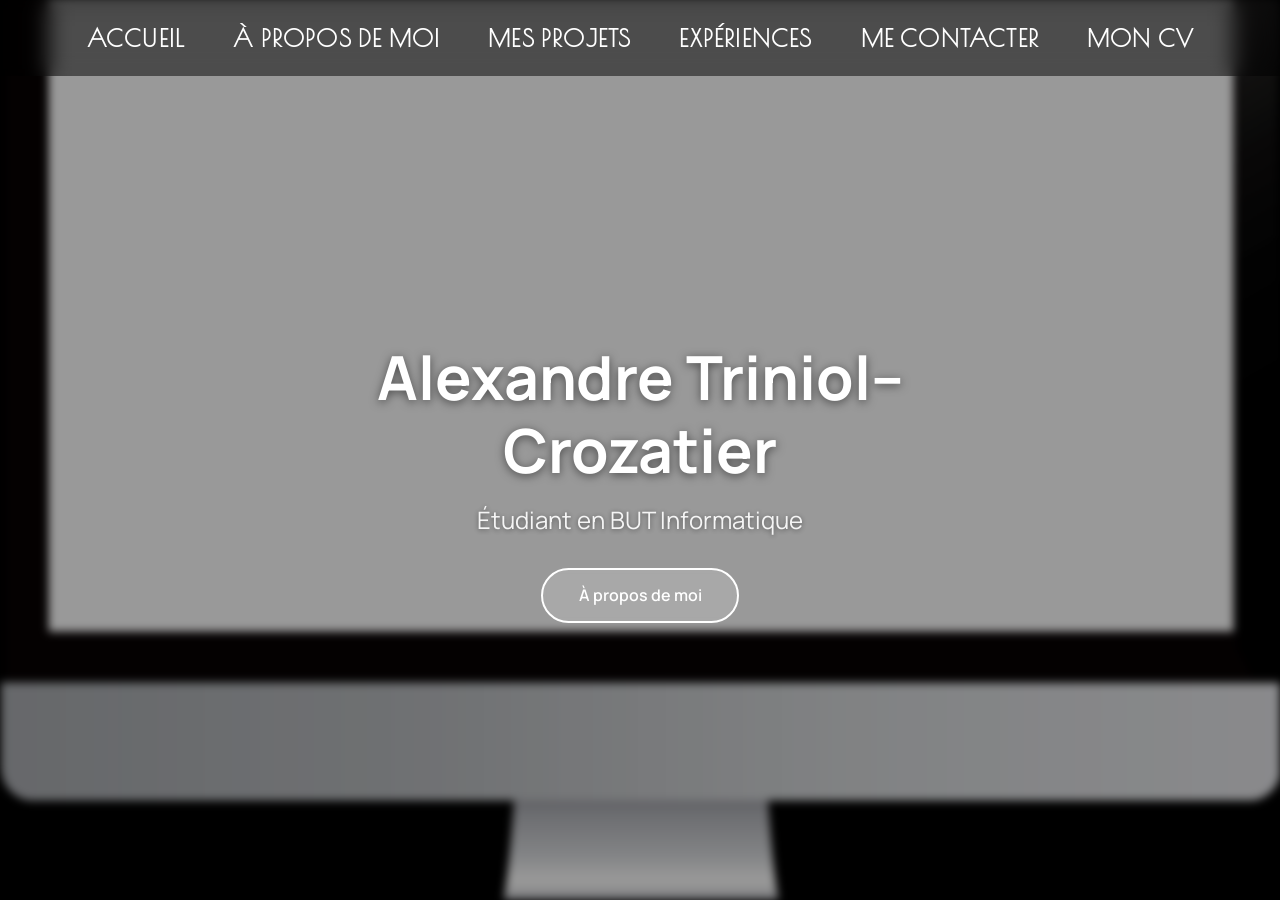
<file: src/accueil.html>
<!DOCTYPE html>
<html lang="fr">
<head>
    <meta charset="UTF-8">
    <meta name="viewport" content="width=device-width, initial-scale=1.0">
    <title>Accueil - Alexandre Triniol--Crozatier</title>
    <link rel="icon" href="../images/ordinateur.png" type="image/png">
    <link rel="stylesheet" href="../style/accueil.css">
    <link href="https://fonts.googleapis.com/css2?family=Playfair+Display:wght@700&family=Manrope:wght@400;600&family=Poiret+One&display=swap" rel="stylesheet">
</head>

<body>
    <div class="video-container">
        <video class="video-background" autoplay muted loop playsinline poster="../images/ordinateur.png">
            <source src="../videos/dev-web.mp4" type="video/mp4">
        </video>
    </div>

    <header>
        <nav>
            <div class="burger-menu">
                <div class="burger-icon" id="burger-icon">
                    <span></span>
                    <span></span>
                    <span></span>
                </div>
            </div>
            <div class="nav-links" id="nav-links">
                <a href="accueil.html" class="active" title="Accueil">Accueil</a>
                <a href="aPropos.html" title="À propos de moi">À propos de moi</a>
                <a href="projets.html" title="Mes projets">Mes projets</a>
                <a href="experience.html" title="Mes expériences professionnelles">Expériences</a>
                <a href="contact.html" title="Me contacter">Me contacter</a>
                <a href="cv.html" title="Mon CV">Mon CV</a>
            </div>
        </nav>
    </header>

    <main>
        <section class="hero-content">
            <h1>Alexandre Triniol--Crozatier</h1>
            <p class="subtitle">Étudiant en BUT Informatique</p>
            <div class="button-container">
                <a href="aPropos.html" class="cta-button">À propos de moi</a>
            </div>
        </section>
    </main>

    <script>
        document.addEventListener('DOMContentLoaded', function() {
            // Démarrer vidéo
            const video = document.querySelector('.video-background');
            video.play().catch(e => console.log("Autoplay bloqué:", e));
            
            // Animation de chargement
            setTimeout(function() {
                document.body.classList.add('loaded');
            }, 100);
    
            // Gestion du menu burger - CORRECTION COMPLÈTE
            const burgerIcon = document.getElementById('burger-icon');
            const navLinks = document.getElementById('nav-links');
    
            if (burgerIcon && navLinks) {
                burgerIcon.addEventListener('click', function(e) {
                    e.stopPropagation();
                    this.classList.toggle('active');
                    navLinks.classList.toggle('active');
                    document.body.classList.toggle('nav-active');
                });
    
                // Fermer le menu quand on clique en dehors
                document.addEventListener('click', function(e) {
                    if (navLinks.classList.contains('active') && 
                        !navLinks.contains(e.target) && 
                        !burgerIcon.contains(e.target)) {
                        closeMenu();
                    }
                });
    
                // Fermer le menu lors du clic sur un lien
                const navLinksElements = navLinks.querySelectorAll('a');
                navLinksElements.forEach(link => {
                    link.addEventListener('click', function() {
                        closeMenu();
                    });
                });
    
                // Fermer le menu sur la touche Échap
                document.addEventListener('keydown', function(e) {
                    if (e.key === 'Escape' && navLinks.classList.contains('active')) {
                        closeMenu();
                    }
                });
    
                // Fonction pour fermer le menu
                function closeMenu() {
                    burgerIcon.classList.remove('active');
                    navLinks.classList.remove('active');
                    document.body.classList.remove('nav-active');
                }
    
                // Réinitialiser le menu burger si on passe en desktop
                let resizeTimer;
                window.addEventListener('resize', function() {
                    clearTimeout(resizeTimer);
                    resizeTimer = setTimeout(() => {
                        if (window.innerWidth > 768) {
                            closeMenu();
                        }
                    }, 250);
                });
    
                // Amélioration de l'accessibilité
                burgerIcon.setAttribute('role', 'button');
                burgerIcon.setAttribute('aria-label', 'Menu de navigation');
                burgerIcon.setAttribute('aria-expanded', 'false');
    
                // Mise à jour de l'attribut aria-expanded
                const observer = new MutationObserver(() => {
                    const isActive = burgerIcon.classList.contains('active');
                    burgerIcon.setAttribute('aria-expanded', isActive);
                });
    
                observer.observe(burgerIcon, { attributes: true, attributeFilter: ['class'] });
            }
        });
    </script>
</body>
</html>
</file>
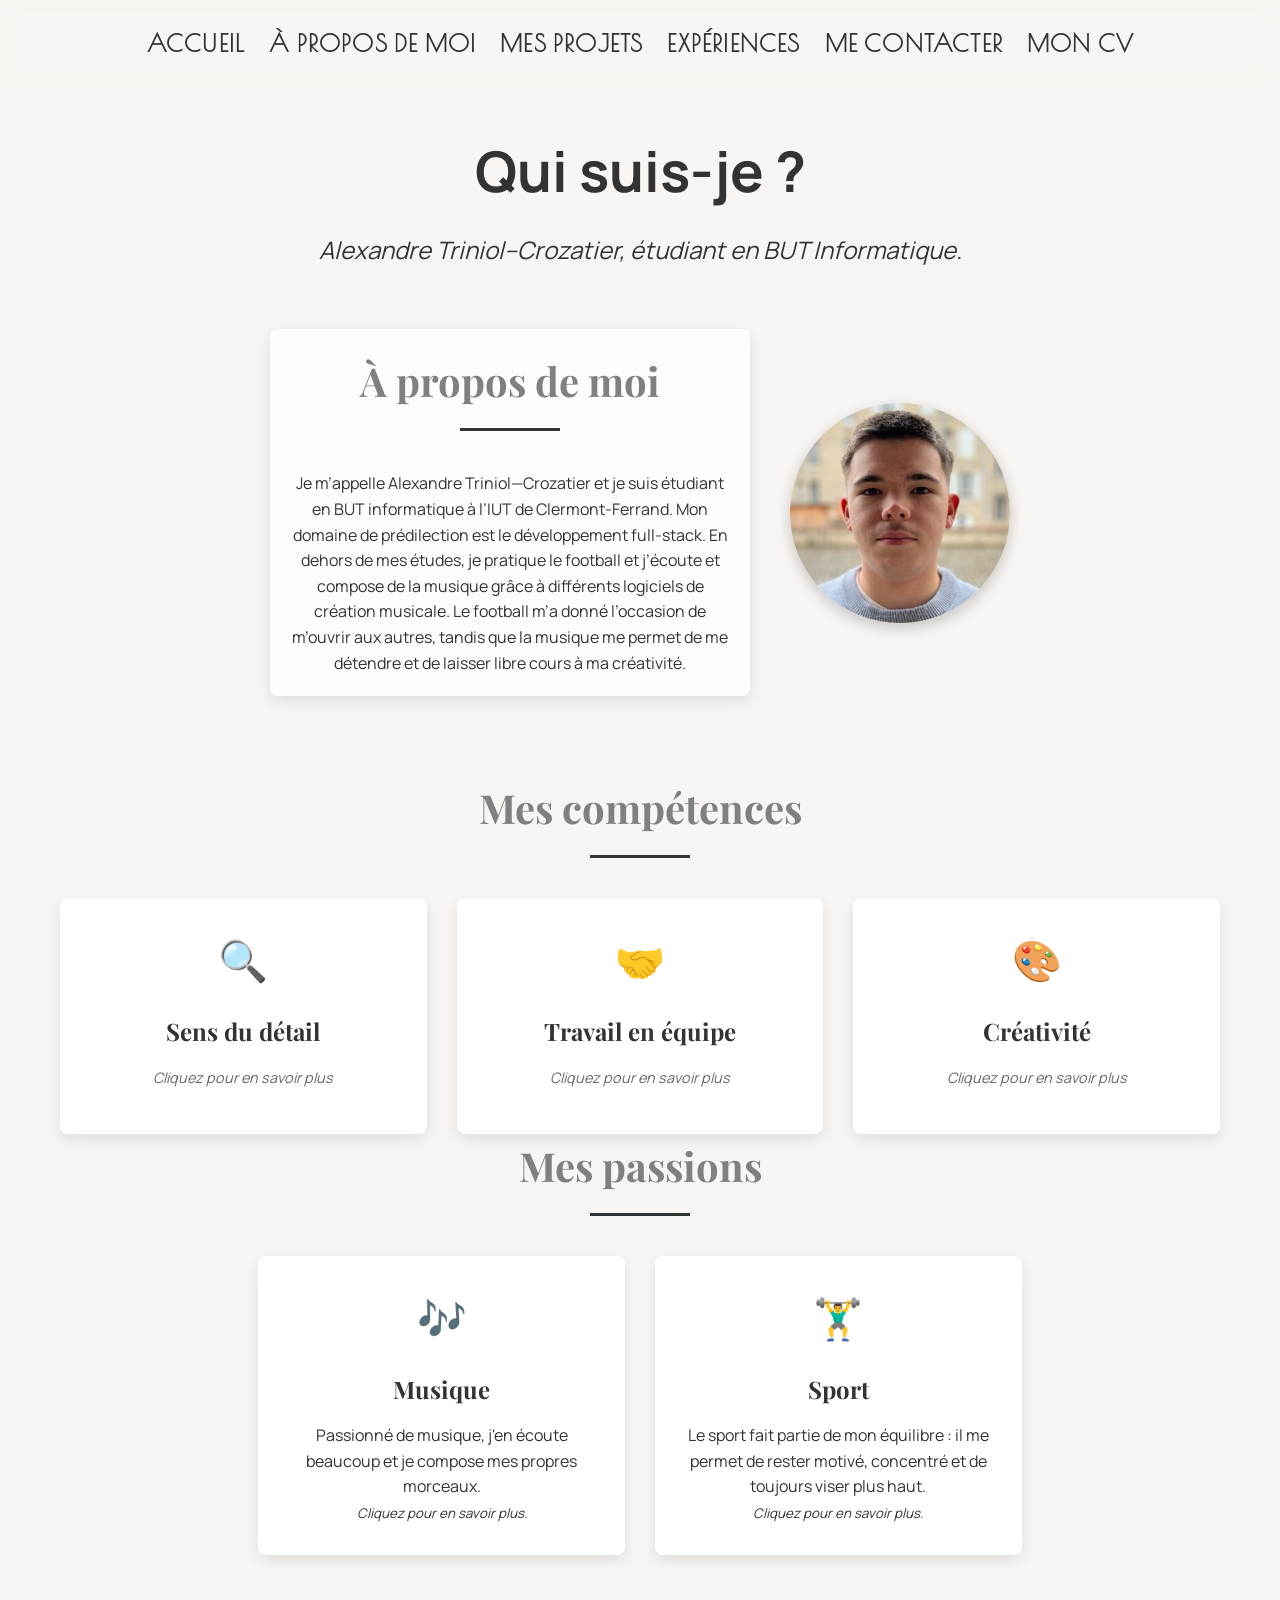
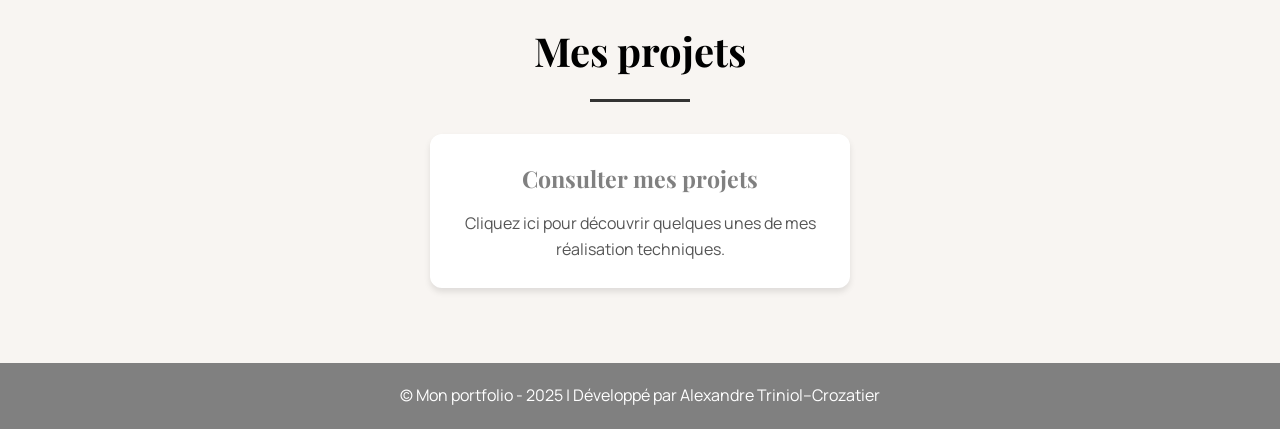
<file: src/aPropos.html>
<!DOCTYPE html>
<html lang="fr">

<head>
    <meta charset="UTF-8">
    <meta name="viewport" content="width=device-width, initial-scale=1.0">
    <title>À propos de moi - Alexandre Triniol--Crozatier</title>
    <link rel="icon" href="../images/ordinateur.png" type="image/png">
    <link rel="stylesheet" href="../style/aPropos.css">
    <link
        href="https://fonts.googleapis.com/css2?family=Playfair+Display:wght@700&family=Manrope:wght@400;600&family=Poiret+One&display=swap"
        rel="stylesheet">
</head>

<body>
    <header>
        <nav>
            <div class="burger-menu">
                <div class="burger-icon" id="burger-icon">
                    <span></span>
                    <span></span>
                    <span></span>
                </div>
            </div>
            <div class="nav-links" id="nav-links">
                <a href="accueil.html" title="Accueil">Accueil</a>
                <a href="aPropos.html" class="active" title="À propos de moi">À propos de moi</a>
                <a href="projets.html" title="Mes projets">Mes projets</a>
                <a href="experience.html" title="Mes expériences professionnelles">Expériences</a>
                <a href="contact.html" title="Me contacter">Me contacter</a>
                <a href="cv.html" title="Mon CV">Mon CV</a>
            </div>
        </nav>
    </header>

    <main class="container">
        <section class="hero">
            <h1>Qui suis-je ?</h1>
            <p class="subtitle">Alexandre Triniol--Crozatier, étudiant en BUT Informatique.</p>
        </section>

        <section class="story-section">
            <div class="text-content1">
                <h2>À propos de moi</h2>
                <p>Je m’appelle Alexandre Triniol—Crozatier et je suis étudiant en BUT informatique
                    à l’IUT de Clermont-Ferrand. Mon domaine de prédilection est le développement full-stack.
                    En dehors de mes études, je pratique le football et j’écoute et compose de la musique
                    grâce à différents logiciels de création musicale.
                    Le football m’a donné l’occasion de m’ouvrir aux autres, tandis que la musique
                    me permet de me détendre et de laisser libre cours à ma créativité.
                </p>
            </div>
            <div class="image-content1">
                <img src="../images/photo-face.jpg" alt="Ma photo" class="reduced-image">
            </div>
        </section>

        <section class="values-section">
            <h2>Mes compétences</h2>
            <div class="values-grid">
                <div class="value-card">
                    <div class="icon">🔍</div>
                    <h3>Sens du détail</h3>
                    <span class="click-hint">Cliquez pour en savoir plus</span>
                    <p>Je suis attentif à chaque détail pour garantir un rendu soigné et cohérent.</p>
                </div>
                <div class="value-card">
                    <div class="icon">🤝</div>
                    <h3>Travail en équipe</h3>
                    <span class="click-hint">Cliquez pour en savoir plus</span>
                    <p>Habitué aux projets en groupe, je communique facilement et
                        je m’investis pour que chacun puisse donner le meilleur de lui-même.</p>
                </div>
                <div class="value-card">
                    <div class="icon">🎨</div>
                    <h3>Créativité</h3>
                    <span class="click-hint">Cliquez pour en savoir plus</span>
                    <p>J’aime imaginer des interfaces intuitives et inventer des solutions élégantes à des problèmes
                        techniques.</p>
                </div>
            </div>

            <h2 id="passions">Mes passions</h2>
            <div class="values-grid passions-grid">
                <div class="value-card passion-card" onclick="window.location.href='music.html'">
                    <div class="icon">🎶</div>
                    <h3>Musique</h3>
                    <p>Passionné de musique, j'en écoute beaucoup et je compose mes propres morceaux.
                        <br><i style="font-size: smaller;">Cliquez pour en savoir plus.</i>
                    </p>
                </div>
                <div class="value-card passion-card" onclick="window.location.href='sport.html'">
                    <div class="icon">🏋️‍♂️</div>
                    <h3>Sport</h3>
                    <p>Le sport fait partie de mon équilibre : il me permet de rester motivé, concentré et de toujours
                        viser plus haut.
                        <br><i style="font-size: smaller;">Cliquez pour en savoir plus.</i>
                    </p>
                </div>
            </div>

            <div class="page-redirect">
                <h2>Mes projets</h2>
                <div class="card-redirect" onclick="window.location.href='projets.html'">
                    <h3>Consulter mes projets</h3>
                    <p>Cliquez ici pour découvrir quelques unes de mes réalisation techniques.</p>
                </div>
            </div>
        </section>

    </main>

    <script>
        // Script optimisé pour la page À propos
        document.addEventListener('DOMContentLoaded', function () {
            // Animation de chargement de la page
            setTimeout(() => {
                document.body.classList.add('loaded');
            }, 300);

            // ===============================================
            // GESTION DU MENU BURGER
            // ===============================================
            const burgerIcon = document.getElementById('burger-icon');
            const navLinks = document.getElementById('nav-links');

            if (burgerIcon && navLinks) {
                burgerIcon.addEventListener('click', function (e) {
                    e.stopPropagation();
                    this.classList.toggle('active');
                    navLinks.classList.toggle('active');

                    // Empêcher le scroll du body quand le menu est ouvert
                    document.body.style.overflow = this.classList.contains('active') ? 'hidden' : '';
                });

                // Fermer le menu quand on clique en dehors
                document.addEventListener('click', function (e) {
                    if (navLinks.classList.contains('active') &&
                        !navLinks.contains(e.target) &&
                        !burgerIcon.contains(e.target)) {
                        burgerIcon.classList.remove('active');
                        navLinks.classList.remove('active');
                        document.body.style.overflow = '';
                    }
                });

                // Fermer le menu lors du clic sur un lien
                const navLinksElements = navLinks.querySelectorAll('a');
                navLinksElements.forEach(link => {
                    link.addEventListener('click', function () {
                        burgerIcon.classList.remove('active');
                        navLinks.classList.remove('active');
                        document.body.style.overflow = '';
                    });
                });

                // Fermer le menu sur la touche Échap
                document.addEventListener('keydown', function (e) {
                    if (e.key === 'Escape' && navLinks.classList.contains('active')) {
                        burgerIcon.classList.remove('active');
                        navLinks.classList.remove('active');
                        document.body.style.overflow = '';
                    }
                });

                // Amélioration de l'accessibilité
                burgerIcon.setAttribute('role', 'button');
                burgerIcon.setAttribute('aria-label', 'Menu de navigation');
                burgerIcon.setAttribute('aria-expanded', 'false');

                // Mise à jour de l'attribut aria-expanded
                const observer = new MutationObserver(() => {
                    const isActive = burgerIcon.classList.contains('active');
                    burgerIcon.setAttribute('aria-expanded', isActive);
                });

                observer.observe(burgerIcon, { attributes: true, attributeFilter: ['class'] });
            }

            // Animation d'apparition progressive des liens du menu (mobile)
            if (window.innerWidth <= 768) {
                const links = document.querySelectorAll('.nav-links a');
                links.forEach((link, index) => {
                    link.style.setProperty('--i', index);
                });
            }

            // ===============================================
            // GESTION DES CARTES DE COMPÉTENCES
            // ===============================================
            const valueCards = document.querySelectorAll('.value-card:not(.passion-card)');

            valueCards.forEach(card => {
                card.addEventListener('click', function () {
                    // Fermer toutes les autres cartes
                    valueCards.forEach(c => {
                        if (c !== card) {
                            c.classList.remove('active');
                        }
                    });
                    // Toggle la carte cliquée
                    card.classList.toggle('active');
                });
            });

            // ===============================================
            // GESTION DU REDIMENSIONNEMENT
            // ===============================================
            let resizeTimer;
            window.addEventListener('resize', function () {
                clearTimeout(resizeTimer);
                resizeTimer = setTimeout(() => {
                    // Réinitialiser le menu burger si on passe en desktop
                    if (window.innerWidth > 768) {
                        burgerIcon?.classList.remove('active');
                        navLinks?.classList.remove('active');
                        document.body.style.overflow = '';
                    }
                }, 250);
            });
        });
    </script>

    <footer>
        <p>© Mon portfolio - 2025 | Développé par Alexandre Triniol--Crozatier</p>
    </footer>
</body>

</html>
</file>
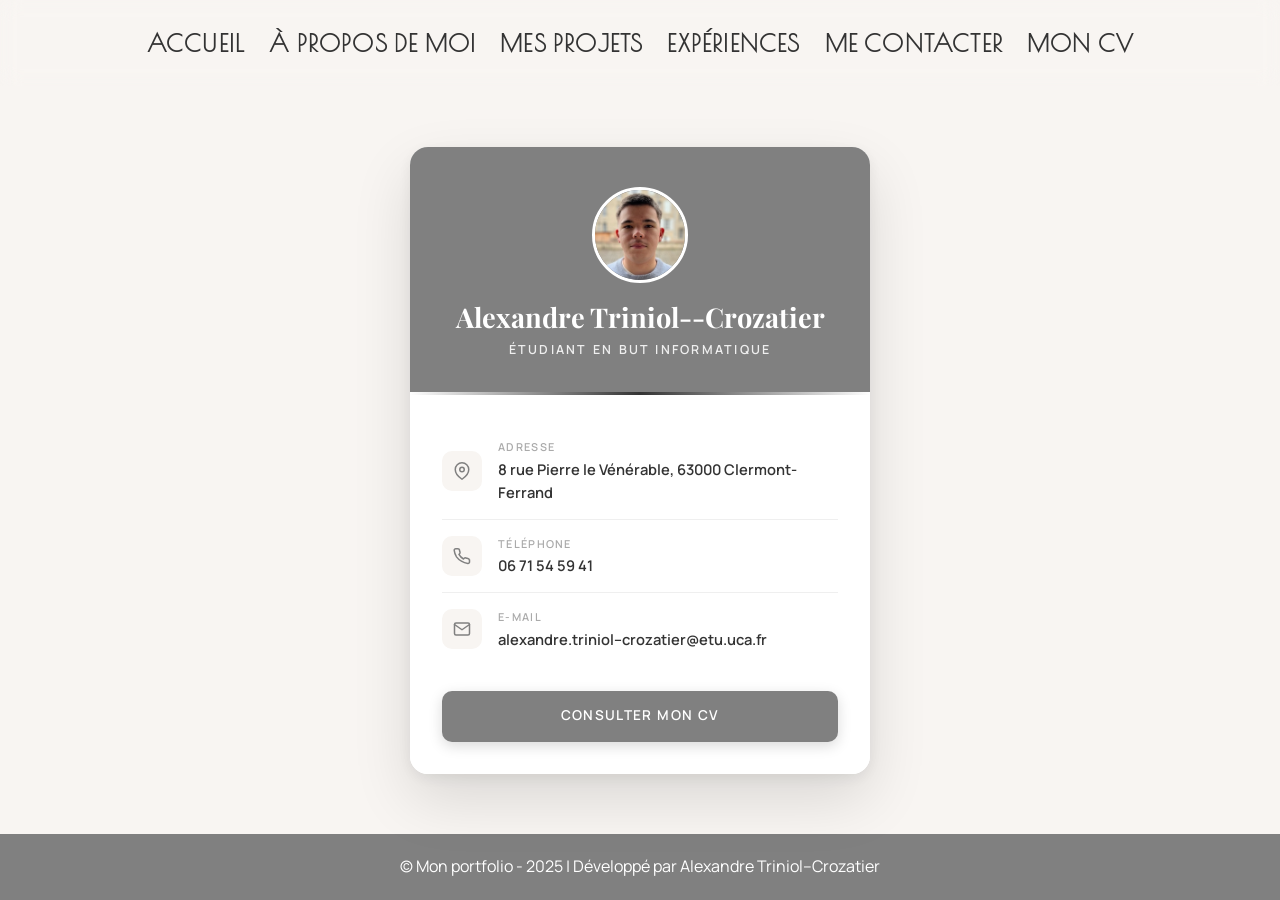
<file: src/contact.html>
<!DOCTYPE html>
<html lang="fr">

<head>
    <meta charset="UTF-8">
    <meta name="viewport" content="width=device-width, initial-scale=1.0">
    <title>Me contacter - Alexandre Triniol--Crozatier</title>
    <link rel="icon" href="../images/ordinateur.png" type="image/png">
    <link rel="stylesheet" href="../style/contact.css">
    <link
        href="https://fonts.googleapis.com/css2?family=Playfair+Display:wght@700&family=Manrope:wght@400;600&family=Poiret+One&display=swap"
        rel="stylesheet">
</head>

<body>
    <header>
        <nav>
            <div class="burger-menu">
                <div class="burger-icon" id="burger-icon">
                    <span></span>
                    <span></span>
                    <span></span>
                </div>
            </div>
            <div class="nav-links" id="nav-links">
                <a href="accueil.html" title="Accueil">Accueil</a>
                <a href="aPropos.html" title="À propos de moi">À propos de moi</a>
                <a href="projets.html" title="Mes projets">Mes projets</a>
                <a href="experience.html" title="Mes expériences professionnelles">Expériences</a>
                <a href="contact.html" class="active" title="Me contacter">Me contacter</a>
                <a href="cv.html" title="Mon CV">Mon CV</a>
            </div>
        </nav>
    </header>

    <main class="page-wrapper">
        <div class="business-card">

            <!-- En-tête de la carte -->
            <div class="card-header">
                <img src="../images/photo-face.jpg" alt="Photo d'Alexandre Triniol--Crozatier" class="card-avatar">
                <h1 class="card-name">Alexandre Triniol--Crozatier</h1>
                <p class="card-title">Étudiant en BUT Informatique</p>
            </div>

            <div class="card-divider"></div>

            <!-- Corps de la carte -->
            <div class="card-body">

                <div class="contact-row">
                    <div class="contact-icon">
                        <svg xmlns="http://www.w3.org/2000/svg" width="18" height="18" viewBox="0 0 24 24" fill="none"
                            stroke="currentColor" stroke-width="2" stroke-linecap="round" stroke-linejoin="round">
                            <path d="M21 10c0 7-9 13-9 13S3 17 3 10a9 9 0 0 1 18 0z"></path>
                            <circle cx="12" cy="10" r="3"></circle>
                        </svg>
                    </div>
                    <div class="contact-info">
                        <span class="contact-label">Adresse</span>
                        <span class="contact-value">8 rue Pierre le Vénérable, 63000 Clermont-Ferrand</span>
                    </div>
                </div>

                <div class="contact-row">
                    <div class="contact-icon">
                        <svg xmlns="http://www.w3.org/2000/svg" width="18" height="18" viewBox="0 0 24 24" fill="none"
                            stroke="currentColor" stroke-width="2" stroke-linecap="round" stroke-linejoin="round">
                            <path
                                d="M22 16.92v3a2 2 0 0 1-2.18 2 19.79 19.79 0 0 1-8.63-3.07A19.5 19.5 0 0 1 4.69 13.1a19.79 19.79 0 0 1-3.07-8.67A2 2 0 0 1 3.6 2.18h3a2 2 0 0 1 2 1.72c.127.96.361 1.903.7 2.81a2 2 0 0 1-.45 2.11L7.91 9.91a16 16 0 0 0 6.1 6.1l.98-.98a2 2 0 0 1 2.11-.45c.907.339 1.85.573 2.81.7a2 2 0 0 1 1.72 2.04z">
                            </path>
                        </svg>
                    </div>
                    <div class="contact-info">
                        <span class="contact-label">Téléphone</span>
                        <a href="tel:+33671545941" class="contact-value">06 71 54 59 41</a>
                    </div>
                </div>

                <div class="contact-row">
                    <div class="contact-icon">
                        <svg xmlns="http://www.w3.org/2000/svg" width="18" height="18" viewBox="0 0 24 24" fill="none"
                            stroke="currentColor" stroke-width="2" stroke-linecap="round" stroke-linejoin="round">
                            <path d="M4 4h16c1.1 0 2 .9 2 2v12c0 1.1-.9 2-2 2H4c-1.1 0-2-.9-2-2V6c0-1.1.9-2 2-2z">
                            </path>
                            <polyline points="22,6 12,13 2,6"></polyline>
                        </svg>
                    </div>
                    <div class="contact-info">
                        <span class="contact-label">E-mail</span>
                        <a href="mailto:alexandre.triniol--crozatier@etu.uca.fr"
                            class="contact-value">alexandre.triniol--crozatier@etu.uca.fr</a>
                    </div>
                </div>

                <a href="cv.html" class="card-cta" title="Consulter mon CV">
                    Consulter mon CV
                </a>

            </div>
        </div>
    </main>

    <footer>
        <p>© Mon portfolio - 2025 | Développé par Alexandre Triniol--Crozatier</p>
    </footer>

    <script>
        document.addEventListener('DOMContentLoaded', function () {
            setTimeout(() => {
                document.body.classList.add('loaded');
            }, 300);

            const burgerIcon = document.getElementById('burger-icon');
            const navLinks = document.getElementById('nav-links');

            if (burgerIcon && navLinks) {
                burgerIcon.addEventListener('click', function (e) {
                    e.stopPropagation();
                    this.classList.toggle('active');
                    navLinks.classList.toggle('active');
                    document.body.style.overflow = this.classList.contains('active') ? 'hidden' : '';
                });

                document.addEventListener('click', function (e) {
                    if (navLinks.classList.contains('active') &&
                        !navLinks.contains(e.target) &&
                        !burgerIcon.contains(e.target)) {
                        burgerIcon.classList.remove('active');
                        navLinks.classList.remove('active');
                        document.body.style.overflow = '';
                    }
                });

                const navLinksElements = navLinks.querySelectorAll('a');
                navLinksElements.forEach(link => {
                    link.addEventListener('click', function () {
                        burgerIcon.classList.remove('active');
                        navLinks.classList.remove('active');
                        document.body.style.overflow = '';
                    });
                });

                document.addEventListener('keydown', function (e) {
                    if (e.key === 'Escape' && navLinks.classList.contains('active')) {
                        burgerIcon.classList.remove('active');
                        navLinks.classList.remove('active');
                        document.body.style.overflow = '';
                    }
                });

                burgerIcon.setAttribute('role', 'button');
                burgerIcon.setAttribute('aria-label', 'Menu de navigation');
                burgerIcon.setAttribute('aria-expanded', 'false');

                const observer = new MutationObserver(() => {
                    const isActive = burgerIcon.classList.contains('active');
                    burgerIcon.setAttribute('aria-expanded', isActive);
                });

                observer.observe(burgerIcon, { attributes: true, attributeFilter: ['class'] });
            }

            if (window.innerWidth <= 768) {
                const links = document.querySelectorAll('.nav-links a');
                links.forEach((link, index) => {
                    link.style.setProperty('--i', index);
                });
            }

            let resizeTimer;
            window.addEventListener('resize', function () {
                clearTimeout(resizeTimer);
                resizeTimer = setTimeout(() => {
                    if (window.innerWidth > 768) {
                        burgerIcon?.classList.remove('active');
                        navLinks?.classList.remove('active');
                        document.body.style.overflow = '';
                    }
                }, 250);
            });
        });
    </script>

</body>

</html>
</file>
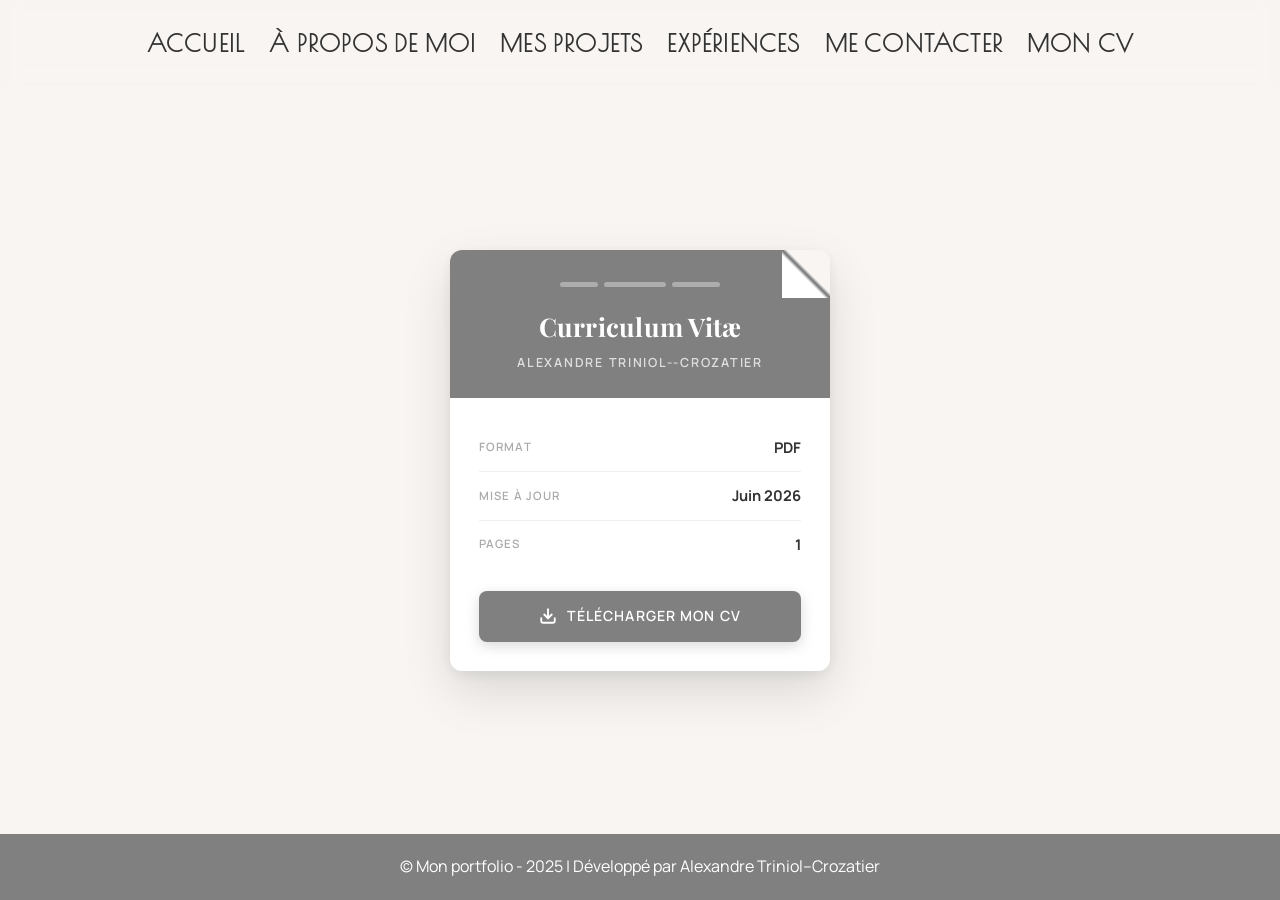
<file: src/cv.html>
<!DOCTYPE html>
<html lang="fr">

<head>
    <meta charset="UTF-8">
    <meta name="viewport" content="width=device-width, initial-scale=1.0">
    <title>Mon CV - Alexandre Triniol--Crozatier</title>
    <link rel="icon" href="../images/ordinateur.png" type="image/png">
    <link rel="stylesheet" href="../style/cv.css">
    <link
        href="https://fonts.googleapis.com/css2?family=Playfair+Display:wght@700&family=Manrope:wght@400;600&family=Poiret+One&display=swap"
        rel="stylesheet">
</head>

<body>
    <header>
        <nav>
            <div class="burger-menu">
                <div class="burger-icon" id="burger-icon">
                    <span></span>
                    <span></span>
                    <span></span>
                </div>
            </div>
            <div class="nav-links" id="nav-links">
                <a href="accueil.html" title="Accueil">Accueil</a>
                <a href="aPropos.html" title="À propos de moi">À propos de moi</a>
                <a href="projets.html" title="Mes projets">Mes projets</a>
                <a href="experience.html" title="Mes expériences professionnelles">Expériences</a>
                <a href="contact.html" title="Me contacter">Me contacter</a>
                <a href="cv.html" class="active" title="Mon CV">Mon CV</a>
            </div>
        </nav>
    </header>

    <main class="page-wrapper">
        <div class="cv-document">

            <!-- Ligne scanner (animation au chargement) -->
            <div class="scanner-line"></div>

            <!-- En-tête du document -->
            <div class="doc-header">
                <div class="doc-lines" aria-hidden="true">
                    <span style="width: 38px;"></span>
                    <span style="width: 62px;"></span>
                    <span style="width: 48px;"></span>
                </div>
                <h1 class="doc-title">Curriculum Vitæ</h1>
                <p class="doc-name">Alexandre Triniol--Crozatier</p>
            </div>

            <!-- Corps du document -->
            <div class="doc-body">
                <div class="doc-meta">
                    <span class="meta-label">Format</span>
                    <span class="meta-value">PDF</span>
                </div>
                <div class="doc-meta">
                    <span class="meta-label">Mise à jour</span>
                    <span class="meta-value">Juin 2026</span>
                </div>
                <div class="doc-meta">
                    <span class="meta-label">Pages</span>
                    <span class="meta-value">1</span>
                </div>

                <a href="../doc/cv.pdf" class="download-btn" target="_blank" title="Télécharger mon CV">
                    <svg xmlns="http://www.w3.org/2000/svg" width="18" height="18" viewBox="0 0 24 24" fill="none"
                        stroke="currentColor" stroke-width="2.5" stroke-linecap="round" stroke-linejoin="round"
                        class="download-arrow">
                        <path d="M21 15v4a2 2 0 0 1-2 2H5a2 2 0 0 1-2-2v-4"></path>
                        <polyline points="7 10 12 15 17 10"></polyline>
                        <line x1="12" y1="15" x2="12" y2="3"></line>
                    </svg>
                    Télécharger mon CV
                </a>
            </div>
        </div>
    </main>

    <footer>
        <p>© Mon portfolio - 2025 | Développé par Alexandre Triniol--Crozatier</p>
    </footer>

    <script>
        document.addEventListener('DOMContentLoaded', function () {
            setTimeout(() => {
                document.body.classList.add('loaded');
            }, 300);

            const burgerIcon = document.getElementById('burger-icon');
            const navLinks = document.getElementById('nav-links');

            if (burgerIcon && navLinks) {
                burgerIcon.addEventListener('click', function (e) {
                    e.stopPropagation();
                    this.classList.toggle('active');
                    navLinks.classList.toggle('active');
                    document.body.style.overflow = this.classList.contains('active') ? 'hidden' : '';
                });

                document.addEventListener('click', function (e) {
                    if (navLinks.classList.contains('active') &&
                        !navLinks.contains(e.target) &&
                        !burgerIcon.contains(e.target)) {
                        burgerIcon.classList.remove('active');
                        navLinks.classList.remove('active');
                        document.body.style.overflow = '';
                    }
                });

                const navLinksElements = navLinks.querySelectorAll('a');
                navLinksElements.forEach(link => {
                    link.addEventListener('click', function () {
                        burgerIcon.classList.remove('active');
                        navLinks.classList.remove('active');
                        document.body.style.overflow = '';
                    });
                });

                document.addEventListener('keydown', function (e) {
                    if (e.key === 'Escape' && navLinks.classList.contains('active')) {
                        burgerIcon.classList.remove('active');
                        navLinks.classList.remove('active');
                        document.body.style.overflow = '';
                    }
                });

                burgerIcon.setAttribute('role', 'button');
                burgerIcon.setAttribute('aria-label', 'Menu de navigation');
                burgerIcon.setAttribute('aria-expanded', 'false');

                const observer = new MutationObserver(() => {
                    const isActive = burgerIcon.classList.contains('active');
                    burgerIcon.setAttribute('aria-expanded', isActive);
                });

                observer.observe(burgerIcon, { attributes: true, attributeFilter: ['class'] });
            }

            if (window.innerWidth <= 768) {
                const links = document.querySelectorAll('.nav-links a');
                links.forEach((link, index) => {
                    link.style.setProperty('--i', index);
                });
            }

            let resizeTimer;
            window.addEventListener('resize', function () {
                clearTimeout(resizeTimer);
                resizeTimer = setTimeout(() => {
                    if (window.innerWidth > 768) {
                        burgerIcon?.classList.remove('active');
                        navLinks?.classList.remove('active');
                        document.body.style.overflow = '';
                    }
                }, 250);
            });
        });
    </script>

</body>

</html>
</file>
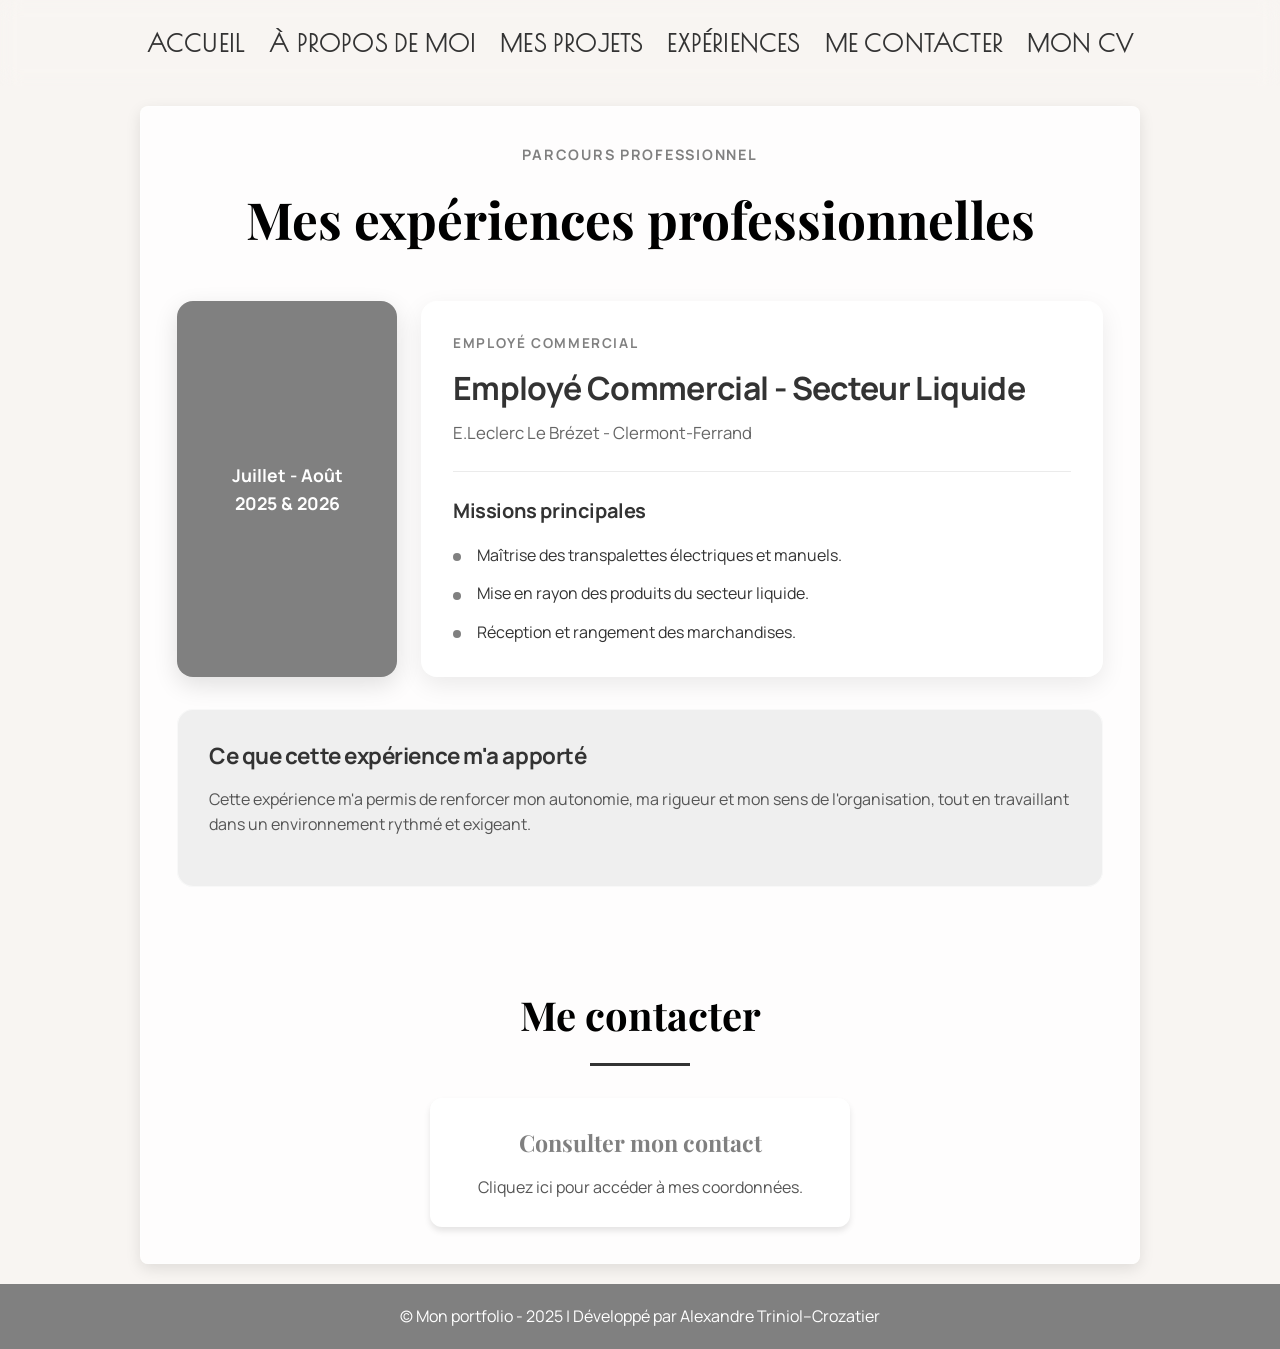
<file: src/experience.html>
<!DOCTYPE html>
<html lang="fr">

<head>
    <meta charset="UTF-8">
    <meta name="viewport" content="width=device-width, initial-scale=1.0">
    <title>Expériences professionnelles - Alexandre Triniol--Crozatier</title>
    <link rel="icon" href="../images/ordinateur.png" type="image/png">
    <link rel="stylesheet" href="../style/experience.css">
    <link
        href="https://fonts.googleapis.com/css2?family=Playfair+Display:wght@700&family=Manrope:wght@400;600&family=Poiret+One&display=swap"
        rel="stylesheet">
</head>

<body>
    <header>
        <nav>
            <div class="burger-menu">
                <div class="burger-icon" id="burger-icon">
                    <span></span>
                    <span></span>
                    <span></span>
                </div>
            </div>
            <div class="nav-links" id="nav-links">
                <a href="accueil.html" title="Accueil">Accueil</a>
                <a href="aPropos.html" title="À propos de moi">À propos de moi</a>
                <a href="projets.html" title="Mes projets">Mes projets</a>
                <a href="experience.html" class="active" title="Mes expériences professionnelles">Expériences</a>
                <a href="contact.html" title="Me contacter">Me contacter</a>
                <a href="cv.html" title="Mon CV">Mon CV</a>
            </div>
        </nav>
    </header>

    <main class="container">
        <section class="page-intro">
            <p class="eyebrow">Parcours professionnel</p>
            <h1>Mes expériences professionnelles</h1>
        </section>

        <section class="experience-section">
            <article class="experience-card">
                <div class="period-badge">Juillet - Août<br>2025 & 2026</div>
                <div class="experience-content">
                    <p class="experience-type">Employé commercial</p>
                    <h2>Employé Commercial - Secteur Liquide</h2>
                    <p class="company">E.Leclerc Le Brézet - Clermont-Ferrand</p>

                    <div class="missions-block">
                        <h3>Missions principales</h3>
                        <ul class="missions-list">
                            <li>Maîtrise des transpalettes électriques et manuels.</li>
                            <li>Mise en rayon des produits du secteur liquide.</li>
                            <li>Réception et rangement des marchandises.</li>
                        </ul>
                    </div>
                </div>
            </article>

            <div class="summary-card">
                <h3>Ce que cette expérience m'a apporté</h3>
                <p>Cette expérience m'a permis de renforcer mon autonomie, ma rigueur et mon sens de l'organisation, tout en travaillant dans un environnement rythmé et exigeant.</p>
            </div>

            <div class="page-redirect">
                <h2>Me contacter</h2>
                <div class="card-redirect" onclick="window.location.href='contact.html'">
                    <h3>Consulter mon contact</h3>
                    <p>Cliquez ici pour accéder à mes coordonnées.</p>
                </div>
            </div>
        </section>
    </main>

    <script>
        document.addEventListener('DOMContentLoaded', function () {
            setTimeout(() => {
                document.body.classList.add('loaded');
            }, 300);

            const burgerIcon = document.getElementById('burger-icon');
            const navLinks = document.getElementById('nav-links');

            if (burgerIcon && navLinks) {
                burgerIcon.addEventListener('click', function (e) {
                    e.stopPropagation();
                    this.classList.toggle('active');
                    navLinks.classList.toggle('active');
                    document.body.style.overflow = this.classList.contains('active') ? 'hidden' : '';
                });

                document.addEventListener('click', function (e) {
                    if (navLinks.classList.contains('active') &&
                        !navLinks.contains(e.target) &&
                        !burgerIcon.contains(e.target)) {
                        burgerIcon.classList.remove('active');
                        navLinks.classList.remove('active');
                        document.body.style.overflow = '';
                    }
                });

                const navLinksElements = navLinks.querySelectorAll('a');
                navLinksElements.forEach(link => {
                    link.addEventListener('click', function () {
                        burgerIcon.classList.remove('active');
                        navLinks.classList.remove('active');
                        document.body.style.overflow = '';
                    });
                });

                document.addEventListener('keydown', function (e) {
                    if (e.key === 'Escape' && navLinks.classList.contains('active')) {
                        burgerIcon.classList.remove('active');
                        navLinks.classList.remove('active');
                        document.body.style.overflow = '';
                    }
                });

                burgerIcon.setAttribute('role', 'button');
                burgerIcon.setAttribute('aria-label', 'Menu de navigation');
                burgerIcon.setAttribute('aria-expanded', 'false');

                const observer = new MutationObserver(() => {
                    const isActive = burgerIcon.classList.contains('active');
                    burgerIcon.setAttribute('aria-expanded', isActive);
                });

                observer.observe(burgerIcon, { attributes: true, attributeFilter: ['class'] });
            }

            if (window.innerWidth <= 768) {
                const links = document.querySelectorAll('.nav-links a');
                links.forEach((link, index) => {
                    link.style.setProperty('--i', index);
                });
            }

            let resizeTimer;
            window.addEventListener('resize', function () {
                clearTimeout(resizeTimer);
                resizeTimer = setTimeout(() => {
                    if (window.innerWidth > 768) {
                        burgerIcon?.classList.remove('active');
                        navLinks?.classList.remove('active');
                        document.body.style.overflow = '';
                    }
                }, 250);
            });
        });
    </script>

    <footer>
        <p>© Mon portfolio - 2025 | Développé par Alexandre Triniol--Crozatier</p>
    </footer>
</body>

</html>
</file>
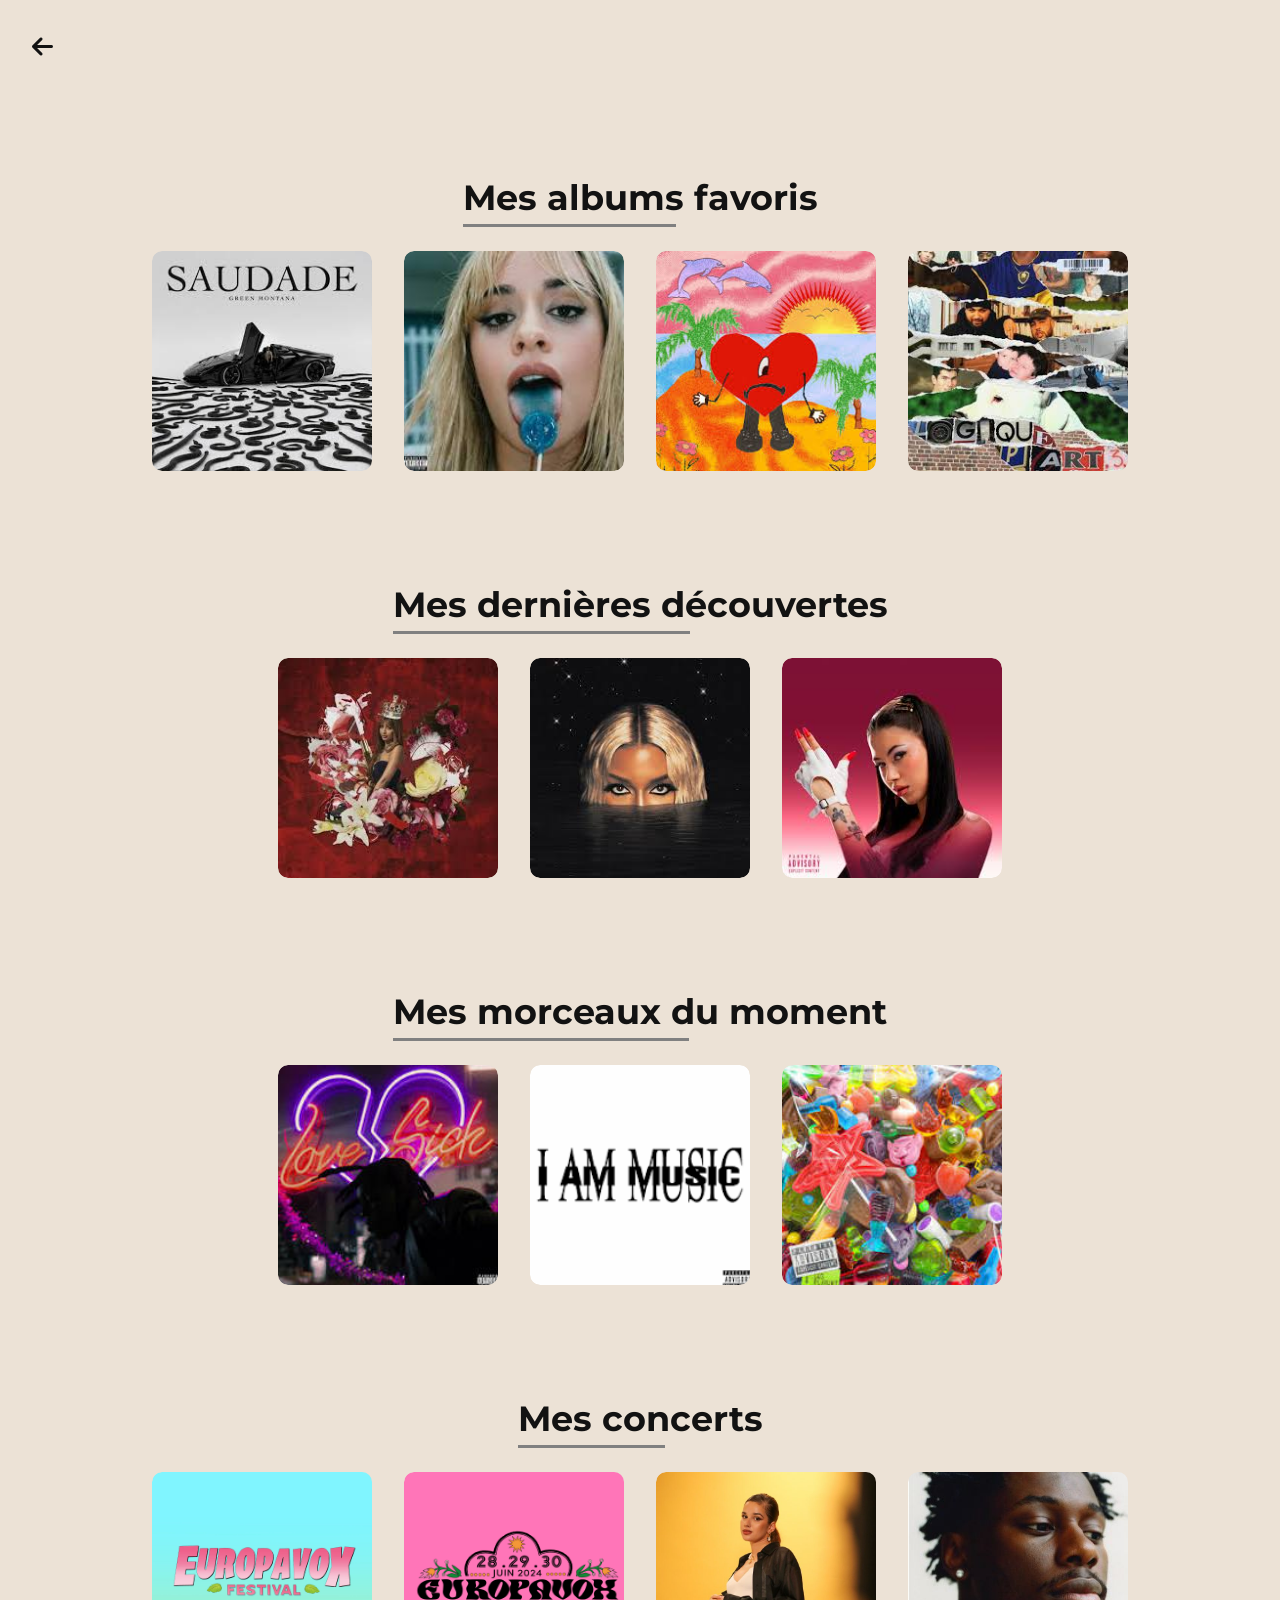
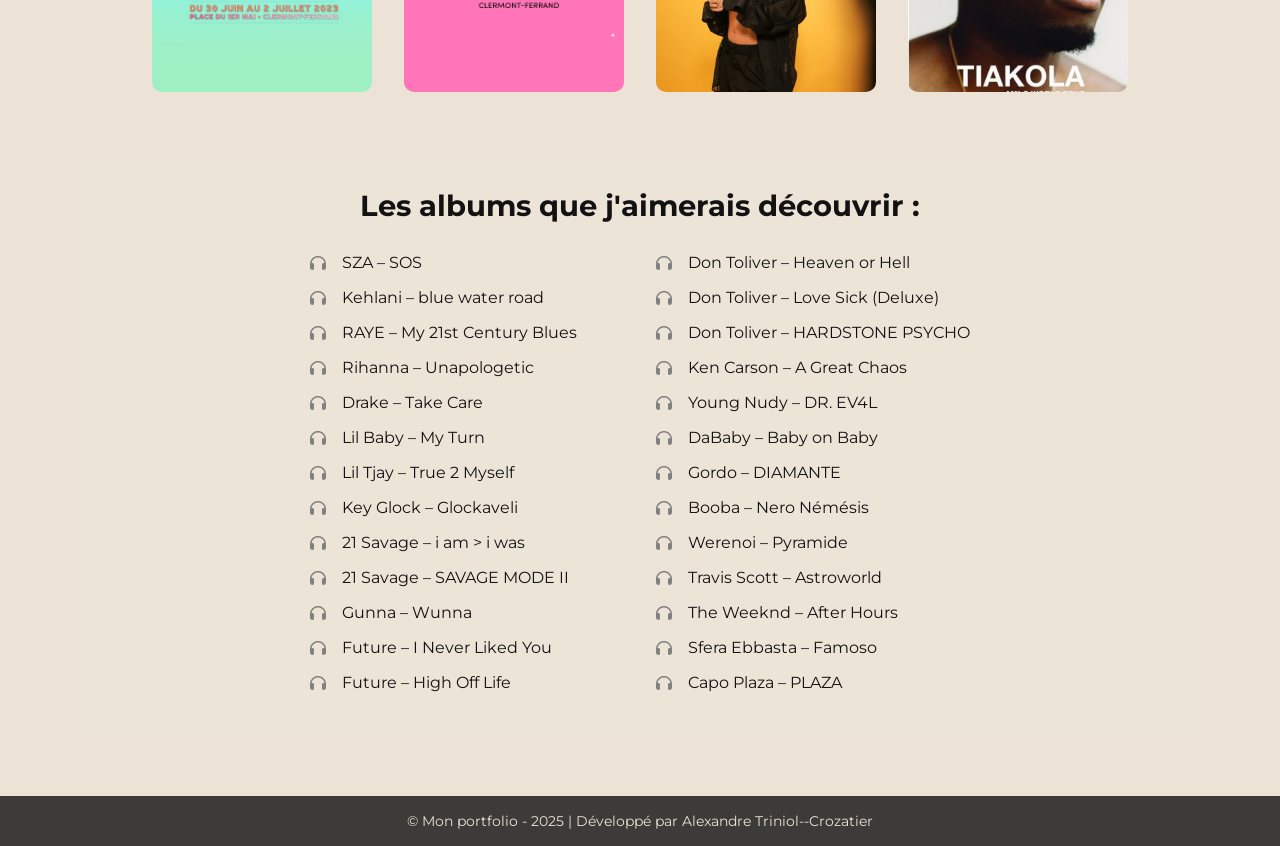
<file: src/music.html>
<!DOCTYPE html>
<html lang="fr">
<head>
    <meta charset="UTF-8">
    <meta name="viewport" content="width=device-width, initial-scale=1.0">
    <title>Ma passion pour la musique</title>
    <link href="https://fonts.googleapis.com/css2?family=Montserrat:wght@400;500;600;700&display=swap" rel="stylesheet">
    <link rel="stylesheet" href="https://cdnjs.cloudflare.com/ajax/libs/font-awesome/6.0.0-beta3/css/all.min.css">
    <link rel="icon" href="../images/ordinateur.png" type="image/png">
    <link rel="stylesheet" href="../style/music.css">

</head>
<body>
    <!-- Flèche retour -->
    <a href="aPropos.html#passions" class="back-arrow">
        <i class="fas fa-arrow-left"></i>
    </a>

    <main class="main-content">
        <!-- Section Albums Favoris -->
        <section>
            <h2 class="section-title">Mes albums favoris</h2>
            <div class="albums-container">
            <a href="https://open.spotify.com/album/5ORwfRIZBQiJ1dQ2cQDIFO?si=fc1D_ZggTi6WGbBJt6OetQ" target="_blank" class="album-card">
                <img src="../images/albums/saudade.jpeg" alt="" class="album-cover">
                <div class="album-info">
                <h4>SAUDADE</h4>
                <p>Green Montana · 2024</p>
                </div>
            </a>
            <a href="https://open.spotify.com/album/004ywPlW72Hgn1Bo9PlNOr?si=Z_dLEpThQCaRY_bDgvVYzQ" target="_blank" class="album-card">
                <img src="../images/albums/cxoxo.jpeg" alt="" class="album-cover">
                <div class="album-info">
                <h4>C, XOXO</h4>
                <p>Camila Cabello · 2024</p>
                </div>
            </a>
            <a href="https://open.spotify.com/album/3RQQmkQEvNCY4prGKE6oc5?si=LbiipluLR4OqFGtC7U_Asw" target="_blank" class="album-card">
                <img src="../images/albums/unveranosinti.jpeg" alt="" class="album-cover">
                <div class="album-info">
                <h4>Un Verano Sin Ti</h4>
                <p>Bad Bunny · 2022</p>
                </div>
            </a>
            <a href="https://open.spotify.com/album/2an2xrKRMiyPaI6iilAoUu?si=cHn7BKlyQtm_rhjHwx1XFg" target="_blank" class="album-card">
                <img src="../images/albums/logique.jpeg" alt="" class="album-cover">
                <div class="album-info">
                <h4>Logique, Pt. 3</h4>
                <p>Limsa d'Aulnay · 2022</p>
                </div>
            </a>
            <!-- Répétez pour chaque album -->
            </div>
        </section>

        <!-- Recommandations -->
        <section>
            <h2 class="section-title">Mes dernières découvertes</h2>
            <div class="albums-container">
            <!-- Même structure que ci-dessus -->
            <a href="https://open.spotify.com/album/3o81FH5FTYVtoBQOZr3T7y?si=xar_55rhR2C-eggI66AWOw" target="_blank" class="album-card">
                <img src="../images/albums/fancythat.jpeg" alt="" class="album-cover">
                <div class="album-info">
                <h4>Fancy That</h4>
                <p>PinkPatheress · 2025</p>
                </div>
            </a>
            <a href="https://open.spotify.com/album/6WlGOgNNtpwFt2gfRFfqgZ?si=bC7ehWExTbiBR-dAGCV_MA" target="_blank" class="album-card">
                <img src="../images/albums/jaguarII.jpeg" alt="" class="album-cover">
                <div class="album-info">
                <h4>JAGUAR II</h4>
                <p>Victoria Monét · 2023</p>
                </div>
            </a>
            <a href="https://open.spotify.com/album/4KakTQXezMez5owYFuGAF2?si=gQrvaIJaR1a8TvE857RdYQ" target="_blank" class="album-card">
                <img src="../images/albums/verabaddie.jpeg" alt="" class="album-cover">
                <div class="album-info">
                <h4>VERA BADDIE</h4>
                <p>ANNA · 2024</p>
                </div>
            </a>
            </div>
        </section>
        
        <!-- Recommandations -->
        <section>
            <h2 class="section-title">Mes morceaux du moment</h2>
            <div class="albums-container">
            <!-- Même structure que ci-dessus -->
            <a href="https://open.spotify.com/track/0eaVIYo2zeOaGJeqZ5TwYz?si=ad8f5d3c35a84f90" target="_blank" class="album-card">
                <img src="../images/albums/lovesick.jpeg" alt="" class="album-cover">
                <div class="album-info">
                <h4>No Pole</h4>
                <p>Don Toliver · 2023</p>
                </div>
            </a>
            <a href="https://open.spotify.com/track/68qeaZhtMZ6abrJCYt6nQn?si=cfdd1c00792b4f44" target="_blank" class="album-card">
                <img src="../images/albums/music.png" alt="" class="album-cover">
                <div class="album-info">
                <h4>RATHER LIE</h4>
                <p>Playboi Carti & The Weeknd · 2025</p>
                </div>
            </a>
            <a href="https://open.spotify.com/track/57wF0CDi3wk8b3mdIT4HfZ?si=f7adf62af7ff4a6f" target="_blank" class="album-card">
                <img src="../images/albums/losflavorz.jpeg" alt="" class="album-cover">
                <div class="album-info">
                <h4>Toa</h4>
                <p>Dei V & De La Rose · 2025</p>
                </div>
            </a>
            </div>
        </section>
        
        <!-- Concerts -->
        <section>
            <h2 class="section-title">Mes concerts</h2>
            <div class="albums-container">
            <!-- Même structure que ci-dessus -->
            <div class="album-card">
                <img src="../images/albums/europavox2023.jpg" alt="" class="album-cover" style="width: 225px; height: 225px; object-fit: cover;">
                <div class="album-info">
                <h4>Festival Europavox</h4>
                <p>Clermont-Ferrand · 2023</p>
                </div>
            </div>
            <div class="album-card">
                <img src="../images/albums/europavox2024.png" alt="" class="album-cover" style="width: 225px; height: 225px; object-fit: cover;">
                <div class="album-info">
                <h4>Festival Europavox</h4>
                <p>Clermont-Ferrand · 2024</p>
                </div>
            </div>
            <div class="album-card">
                <img src="../images/albums/biancacosta.jpg" alt="" class="album-cover" style="width: 225px; height: 225px; object-fit: cover;">
                <div class="album-info">
                <h4>Bianca Costa</h4>
                <p>Clermont-Ferrand · 2024</p>
                </div>
            </div>
            <div class="album-card">
                <img src="../images/albums/tiakola.jpg" alt="" class="album-cover" style="width: 225px; height: 225px; object-fit: cover;">
                <div class="album-info">
                <h4>Tiakola</h4>
                <p>Lyon · 2025</p>
                </div>
            </div>
            </div>
        </section>

        <!-- Liste d'écoute -->
        <section class="listen-list">
            <h3> Les albums que j'aimerais découvrir :</h3>
            <ul>
                <li><i class="fas fa-headphones"></i> SZA – SOS</li>
                <li><i class="fas fa-headphones"></i> Kehlani – blue water road</li>
                <li><i class="fas fa-headphones"></i> RAYE – My 21st Century Blues</li>
                <li><i class="fas fa-headphones"></i> Rihanna – Unapologetic</li>
                <li><i class="fas fa-headphones"></i> Drake – Take Care</li>
                
                <li><i class="fas fa-headphones"></i> Lil Baby – My Turn</li>
                <li><i class="fas fa-headphones"></i> Lil Tjay – True 2 Myself</li>
                <li><i class="fas fa-headphones"></i> Key Glock – Glockaveli</li>
                <li><i class="fas fa-headphones"></i> 21 Savage – i am > i was</li>
                <li><i class="fas fa-headphones"></i> 21 Savage – SAVAGE MODE II</li>
                <li><i class="fas fa-headphones"></i> Gunna – Wunna</li>
                <li><i class="fas fa-headphones"></i> Future – I Never Liked You</li>
                <li><i class="fas fa-headphones"></i> Future – High Off Life</li>
                <li><i class="fas fa-headphones"></i> Don Toliver – Heaven or Hell</li>
                <li><i class="fas fa-headphones"></i> Don Toliver – Love Sick (Deluxe)</li>
                <li><i class="fas fa-headphones"></i> Don Toliver – HARDSTONE PSYCHO</li>
                <li><i class="fas fa-headphones"></i> Ken Carson – A Great Chaos</li>
                <li><i class="fas fa-headphones"></i> Young Nudy – DR. EV4L</li>
                
                <li><i class="fas fa-headphones"></i> DaBaby – Baby on Baby</li>
                <li><i class="fas fa-headphones"></i> Gordo – DIAMANTE</li>
                
                <li><i class="fas fa-headphones"></i> Booba – Nero Némésis</li>
                <li><i class="fas fa-headphones"></i> Werenoi – Pyramide</li>
                
                <li><i class="fas fa-headphones"></i> Travis Scott – Astroworld</li>
                <li><i class="fas fa-headphones"></i> The Weeknd – After Hours</li>
                
                <li><i class="fas fa-headphones"></i> Sfera Ebbasta – Famoso</li>
                <li><i class="fas fa-headphones"></i> Capo Plaza – PLAZA</li>
                <!-- Ajoutez d'autres éléments -->
            </ul>
        </section>
    </main>

<footer class="footer">
    <p>© Mon portfolio - 2025 | Développé par Alexandre Triniol--Crozatier</p>
</footer>

    <script>
        document.addEventListener('DOMContentLoaded', function () {
            setTimeout(function () {
                document.body.classList.add('loaded');
            }, 300);
        });
        
        // Animation au chargement
        document.addEventListener('DOMContentLoaded', () => {
            const albums = document.querySelectorAll('.album-card');
            albums.forEach((album, index) => {
                setTimeout(() => {
                    album.style.opacity = 1;
                    album.style.transform = 'translateY(0)';
                }, index * 100);
            });
        });
    </script>
</body>
</html>
</file>
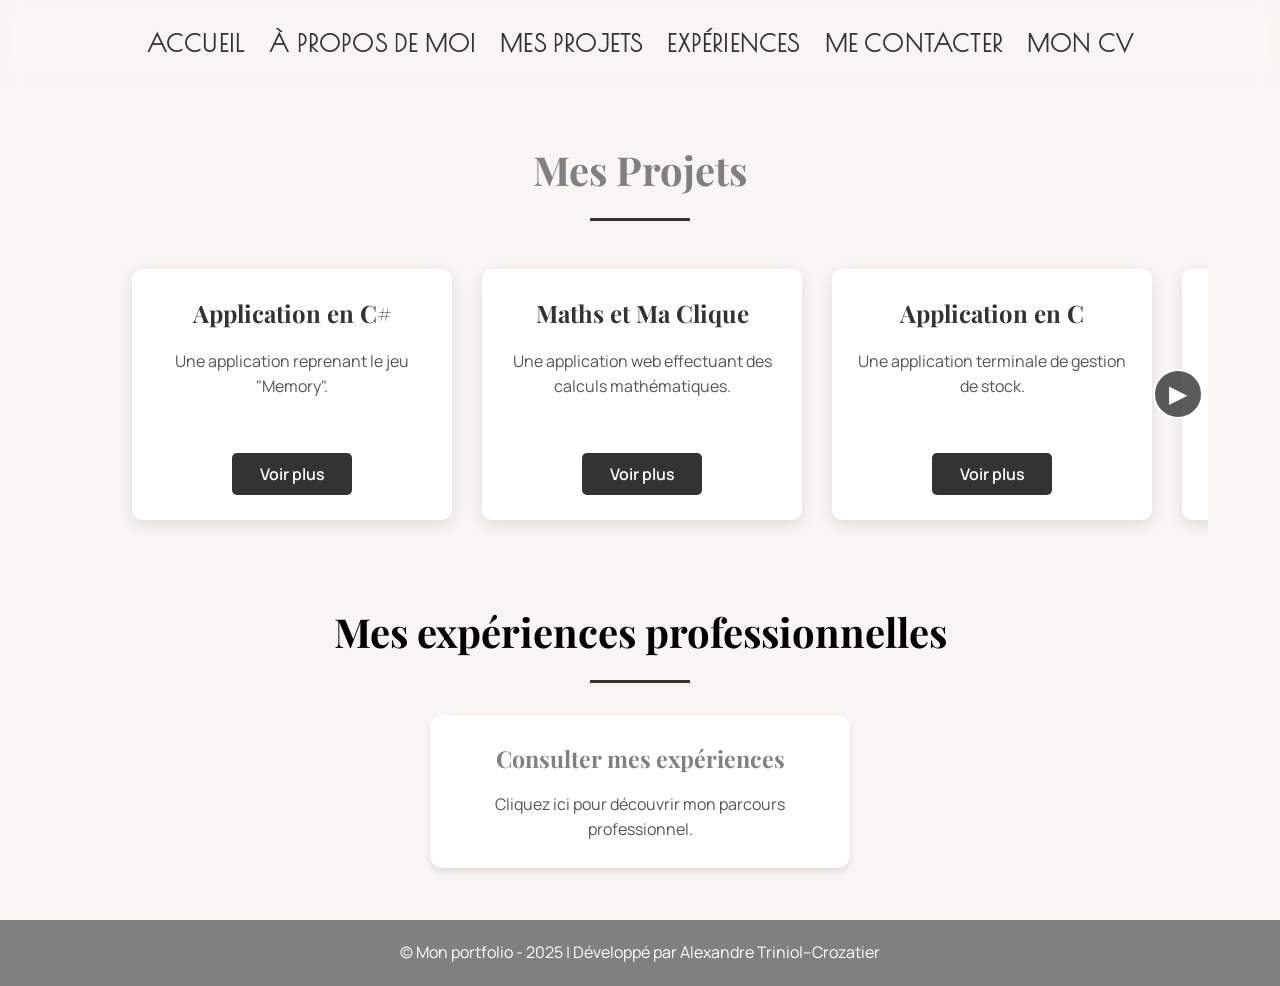
<file: src/projets.html>
<!DOCTYPE html>
<html lang="fr">

<head>
    <meta charset="UTF-8">
    <meta name="viewport" content="width=device-width, initial-scale=1.0">
    <title>Mes projets - Alexandre Triniol--Crozatier</title>
    <link rel="icon" href="../images/ordinateur.png" type="image/png">
    <link rel="stylesheet" href="../style/projets.css">
    <link
        href="https://fonts.googleapis.com/css2?family=Playfair+Display:wght@700&family=Manrope:wght@400;600&family=Poiret+One&display=swap"
        rel="stylesheet">
</head>

<body>
    <header>
        <nav>
            <div class="burger-menu">
                <div class="burger-icon" id="burger-icon">
                    <span></span>
                    <span></span>
                    <span></span>
                </div>
            </div>
            <div class="nav-links" id="nav-links">
                <a href="accueil.html" title="Accueil">Accueil</a>
                <a href="aPropos.html" title="À propos de moi">À propos de moi</a>
                <a href="projets.html" class="active" title="Mes projets">Mes projets</a>
                <a href="experience.html" title="Mes expériences professionnelles">Expériences</a>
                <a href="contact.html" title="Me contacter">Me contacter</a>
                <a href="cv.html" title="Mon CV">Mon CV</a>
            </div>
        </nav>
    </header>

    <main class="container">
        <section class="projects-section">
            <h2>Mes Projets</h2>
            <div class="carousel-container">
                <div class="projects-carousel">
                    <div class="project-card">
                        <h3>Application en C#</h3>
                        <p class="project-excerpt">Une application reprenant le jeu "Memory".</p>
                        <button class="expand-button" data-modal="modal-1">Voir plus</button>
                    </div>

                    <div class="project-card">
                        <h3>Maths et Ma Clique</h3>
                        <p class="project-excerpt">Une application web effectuant des calculs mathématiques.</p>
                        <button class="expand-button" data-modal="modal-2">Voir plus</button>
                    </div>

                    <div class="project-card">
                        <h3>Application en C</h3>
                        <p class="project-excerpt">Une application terminale de gestion de stock.</p>
                        <button class="expand-button" data-modal="modal-3">Voir plus</button>
                    </div>

                    <div class="project-card">
                        <h3>Site d'une agence immobilière</h3>
                        <p class="project-excerpt">Un site web développé pour une agence immobilière.</p>
                        <button class="expand-button" data-modal="modal-4">Voir plus</button>
                    </div>
                </div>
                <button class="carousel-button prev" aria-label="Projet précédent">&#9664;</button>
                <button class="carousel-button next" aria-label="Projet suivant">&#9654;</button>
            </div>

            <div class="page-redirect">
                <h2>Mes expériences professionnelles</h2>
                <div class="card-redirect" onclick="window.location.href='experience.html'">
                    <h3>Consulter mes expériences</h3>
                    <p>Cliquez ici pour découvrir mon parcours professionnel.</p>
                </div>
            </div>
        </section>
    </main>

    <!-- Modales -->
    <div id="modal-1" class="project-modal">
        <div class="modal-content">
            <span class="close-modal">&times;</span>
            <h3>Application en C#</h3>
            <div class="modal-images">
                <div class="image-container">
                    <img src="../images/projets/UMLMemory.png" alt="Diagramme UML du projet">
                    <div class="image-caption">UML d'une partie de notre projet.</div>
                </div>
                <div class="image-container">
                    <img src="../images/projets/PartieMemory2.png" alt="Maquette de l'interface">
                    <div class="image-caption">Conception de notre page de jeu.</div>
                </div>
            </div>
            <p>J'ai participé au développement d'une application graphique en C#. <br><br>
                Ce projet réunissait les compétences « Développement » et
                « Gestion d'un projet ». Il consistait à recréer numériquement
                le jeu de plateau et de stratégie « Memory », avec une application
                simple et intuitive. Lors de sa création, je me suis concentré sur la
                réalisation du contexte et des vues, puis de la gestion des cartes et de la sauvegarde des
                scores lors de la programmation du jeu. <br><br>
                Ce projet m'a permis d'approfondir mes connaissances en C#, mais
                aussi permis de développer mes capacités de travail en groupe.</p>
        </div>
    </div>

    <div id="modal-2" class="project-modal">
        <div class="modal-content">
            <span class="close-modal">&times;</span>
            <h3>Maths et Ma Clique</h3>
            <div class="modal-images">
                <div class="image-container">
                    <img src="../images/projets/logoMEMC-modified.png" alt="Logo du projet">
                    <div class="image-caption">Le logo de notre projet.</div>
                </div>
                <div class="image-container">
                    <img src="../images/projets/pageMEMC.png" alt="Page de dérivation">
                    <div class="image-caption">Une de nos pages, où il est possible de dériver des fonctions.</div>
                </div>
            </div>
            <p>J'ai contribué au développement d'une application web full-stack
                en utilisant Python et Flask. <br><br>
                Ce projet combinait les compétences
                en « Développement back-end » et « Conception front-end ».
                En collaboration avec trois autres personnes, j'ai
                principalement travaillé sur la partie front-end, en structurant
                les pages avec HTML et en les stylisant avec CSS.
                L'objectif était de créer une interface utilisateur fluide
                et esthétique, tout en assurant une bonne intégration avec
                les fonctionnalités back-end développées par mes coéquipiers. <br><br>
                Ce projet m'a permis d'améliorer mes compétences en travail
                d'équipe et en gestion de projet, tout en consolidant mes
                connaissances en développement web.</p>
        </div>
    </div>

    <div id="modal-3" class="project-modal">
        <div class="modal-content">
            <span class="close-modal">&times;</span>
            <h3>Application en C</h3>
            <div class="modal-images">
                <div class="image-container">
                    <img src="../images/projets/CMenu.png" alt="Menu de l'application">
                    <div class="image-caption">Menu de l'application</div>
                </div>
                <div class="image-container">
                    <img src="../images/projets/CVentes.png" alt="Affichage de l'historique des ventes">
                    <div class="image-caption">Affichage de l'historique des ventes</div>
                </div>
            </div>
            <p>J'ai développé une application terminale en C destinée à la gestion de stock. <br><br>
                Ce projet réunissait la compétence « Développement ». Il consistait à créer un outil
                en ligne de commande permettant de gérer un inventaire de produits, avec des
                fonctionnalités d'ajout, de modification, de suppression et d'affichage des articles
                en stock. Lors de sa création, je me suis concentré sur la structuration des données
                et la logique de traitement, ainsi que sur la persistance des informations via des fichiers. <br><br>
                Ce projet m'a permis d'approfondir mes connaissances en langage C,
                notamment en manipulation de fichiers.</p>
        </div>
    </div>

    <div id="modal-4" class="project-modal">
        <div class="modal-content">
            <span class="close-modal">&times;</span>
            <h3>Site d'une agence immobilière</h3>
            <div class="modal-images">
                <div class="image-container">
                    <img src="../images/projets/immo.png" alt="Interface de recherche">
                    <div class="image-caption">Page permettant de renseigner des détails sur le bien recherché.</div>
                </div>
            </div>
            <p>J'ai réalisé un site vitrine en utilisant uniquement HTML et CSS, en
                concevant l'intégralité du projet de manière autonome. <br><br>
                L'objectif était de créer une interface moderne et responsive, mettant
                en valeur le contenu de manière claire et visuellement attractive. <br><br>
                Ce projet m'a permis d'approfondir mes compétences en design web
                et en structuration sémantique du code HTML, tout en m'assurant
                que le site soit accessible et bien organisé. Travailler seul
                sur ce projet a renforcé ma rigueur et ma capacité à mener
                une réalisation du début à la fin.</p>
        </div>
    </div>

    <footer>
        <p>© Mon portfolio - 2025 | Développé par Alexandre Triniol--Crozatier</p>
    </footer>

    <script>
        // Script optimisé pour la page projets
        document.addEventListener('DOMContentLoaded', function () {
            // Animation de chargement de la page
            setTimeout(() => {
                document.body.classList.add('loaded');
            }, 300);

            // ===============================================
            // GESTION DU MENU BURGER
            // ===============================================
            const burgerIcon = document.getElementById('burger-icon');
            const navLinks = document.getElementById('nav-links');

            if (burgerIcon && navLinks) {
                burgerIcon.addEventListener('click', function (e) {
                    e.stopPropagation();
                    this.classList.toggle('active');
                    navLinks.classList.toggle('active');

                    // Empêcher le scroll du body quand le menu est ouvert
                    document.body.style.overflow = this.classList.contains('active') ? 'hidden' : '';
                });

                // Fermer le menu quand on clique en dehors
                document.addEventListener('click', function (e) {
                    if (navLinks.classList.contains('active') &&
                        !navLinks.contains(e.target) &&
                        !burgerIcon.contains(e.target)) {
                        burgerIcon.classList.remove('active');
                        navLinks.classList.remove('active');
                        document.body.style.overflow = '';
                    }
                });

                // Fermer le menu lors du clic sur un lien
                const navLinksElements = navLinks.querySelectorAll('a');
                navLinksElements.forEach(link => {
                    link.addEventListener('click', function () {
                        burgerIcon.classList.remove('active');
                        navLinks.classList.remove('active');
                        document.body.style.overflow = '';
                    });
                });

                // Fermer le menu sur la touche Échap
                document.addEventListener('keydown', function (e) {
                    if (e.key === 'Escape' && navLinks.classList.contains('active')) {
                        burgerIcon.classList.remove('active');
                        navLinks.classList.remove('active');
                        document.body.style.overflow = '';
                    }
                });

                // Amélioration de l'accessibilité
                burgerIcon.setAttribute('role', 'button');
                burgerIcon.setAttribute('aria-label', 'Menu de navigation');
                burgerIcon.setAttribute('aria-expanded', 'false');

                // Mise à jour de l'attribut aria-expanded
                const observer = new MutationObserver(() => {
                    const isActive = burgerIcon.classList.contains('active');
                    burgerIcon.setAttribute('aria-expanded', isActive);
                });

                observer.observe(burgerIcon, { attributes: true, attributeFilter: ['class'] });
            }

            // Animation d'apparition progressive des liens du menu (mobile)
            if (window.innerWidth <= 768) {
                const links = document.querySelectorAll('.nav-links a');
                links.forEach((link, index) => {
                    link.style.setProperty('--i', index);
                });
            }

            // ===============================================
            // GESTION DU CARROUSEL
            // ===============================================
            const carousel = document.querySelector('.projects-carousel');
            const carouselContainer = document.querySelector('.carousel-container');
            const cards = document.querySelectorAll('.project-card');
            const prevBtn = document.querySelector('.carousel-button.prev');
            const nextBtn = document.querySelector('.carousel-button.next');
            let currentIndex = 0;

            function getGapSize() {
                if (!carousel) return 0;
                const carouselStyles = window.getComputedStyle(carousel);
                return parseFloat(carouselStyles.gap || carouselStyles.columnGap || '0');
            }

            function getCardStep() {
                if (!cards.length) return 0;
                return cards[0].getBoundingClientRect().width + getGapSize();
            }

            function getVisibleCards() {
                if (!cards.length || !carouselContainer) return 1;

                const containerStyles = window.getComputedStyle(carouselContainer);
                const innerWidth = carouselContainer.clientWidth
                    - parseFloat(containerStyles.paddingLeft || '0')
                    - parseFloat(containerStyles.paddingRight || '0');
                const cardStep = getCardStep();

                if (cardStep <= 0) return 1;

                return Math.max(1, Math.floor((innerWidth + getGapSize()) / cardStep));
            }

            function getMaxIndex() {
                return Math.max(0, cards.length - getVisibleCards());
            }

            function updateCarousel() {
                if (!carousel || cards.length === 0) return;

                currentIndex = Math.min(currentIndex, getMaxIndex());

                const translateX = currentIndex * getCardStep();
                carousel.style.transform = `translateX(-${translateX}px)`;

                const maxIndex = getMaxIndex();

                if (prevBtn) {
                    prevBtn.style.display = currentIndex === 0 ? 'none' : 'flex';
                }

                if (nextBtn) {
                    nextBtn.style.display = currentIndex >= maxIndex ? 'none' : 'flex';
                }
            }

            // Navigation carrousel
            if (nextBtn) {
                nextBtn.addEventListener('click', () => {
                    const maxIndex = getMaxIndex();
                    if (currentIndex < maxIndex) {
                        currentIndex++;
                        updateCarousel();
                    }
                });
            }

            if (prevBtn) {
                prevBtn.addEventListener('click', () => {
                    if (currentIndex > 0) {
                        currentIndex--;
                        updateCarousel();
                    }
                });
            }

            // ===============================================
            // GESTION DES MODALES
            // ===============================================

            // Ouvrir les modales
            document.querySelectorAll('.expand-button').forEach(button => {
                button.addEventListener('click', function () {
                    const modalId = this.getAttribute('data-modal');
                    const modal = document.getElementById(modalId);
                    if (modal) {
                        modal.style.display = 'flex';
                        document.body.style.overflow = 'hidden';
                    }
                });
            });

            // Fermer les modales avec le bouton X
            document.querySelectorAll('.close-modal').forEach(button => {
                button.addEventListener('click', function () {
                    const modal = this.closest('.project-modal');
                    if (modal) {
                        modal.style.display = 'none';
                        document.body.style.overflow = '';
                    }
                });
            });

            // Fermer en cliquant à l'extérieur
            document.querySelectorAll('.project-modal').forEach(modal => {
                modal.addEventListener('click', function (e) {
                    if (e.target === this) {
                        this.style.display = 'none';
                        document.body.style.overflow = '';
                    }
                });
            });

            // Fermer avec la touche Escape
            document.addEventListener('keydown', function (e) {
                if (e.key === 'Escape') {
                    document.querySelectorAll('.project-modal').forEach(modal => {
                        if (modal.style.display === 'flex') {
                            modal.style.display = 'none';
                            document.body.style.overflow = '';
                        }
                    });
                }
            });

            // ===============================================
            // GESTION DU REDIMENSIONNEMENT
            // ===============================================
            let resizeTimer;
            window.addEventListener('resize', function () {
                clearTimeout(resizeTimer);
                resizeTimer = setTimeout(() => {
                    // Réinitialiser le menu burger si on passe en desktop
                    if (window.innerWidth > 768) {
                        burgerIcon?.classList.remove('active');
                        navLinks?.classList.remove('active');
                        document.body.style.overflow = '';
                    }

                    // Recalculer le carrousel
                    currentIndex = 0;
                    updateCarousel();
                }, 250);
            });

            // ===============================================
            // INITIALISATION
            // ===============================================
            updateCarousel();
        });
    </script>

</body>

</html>
</file>
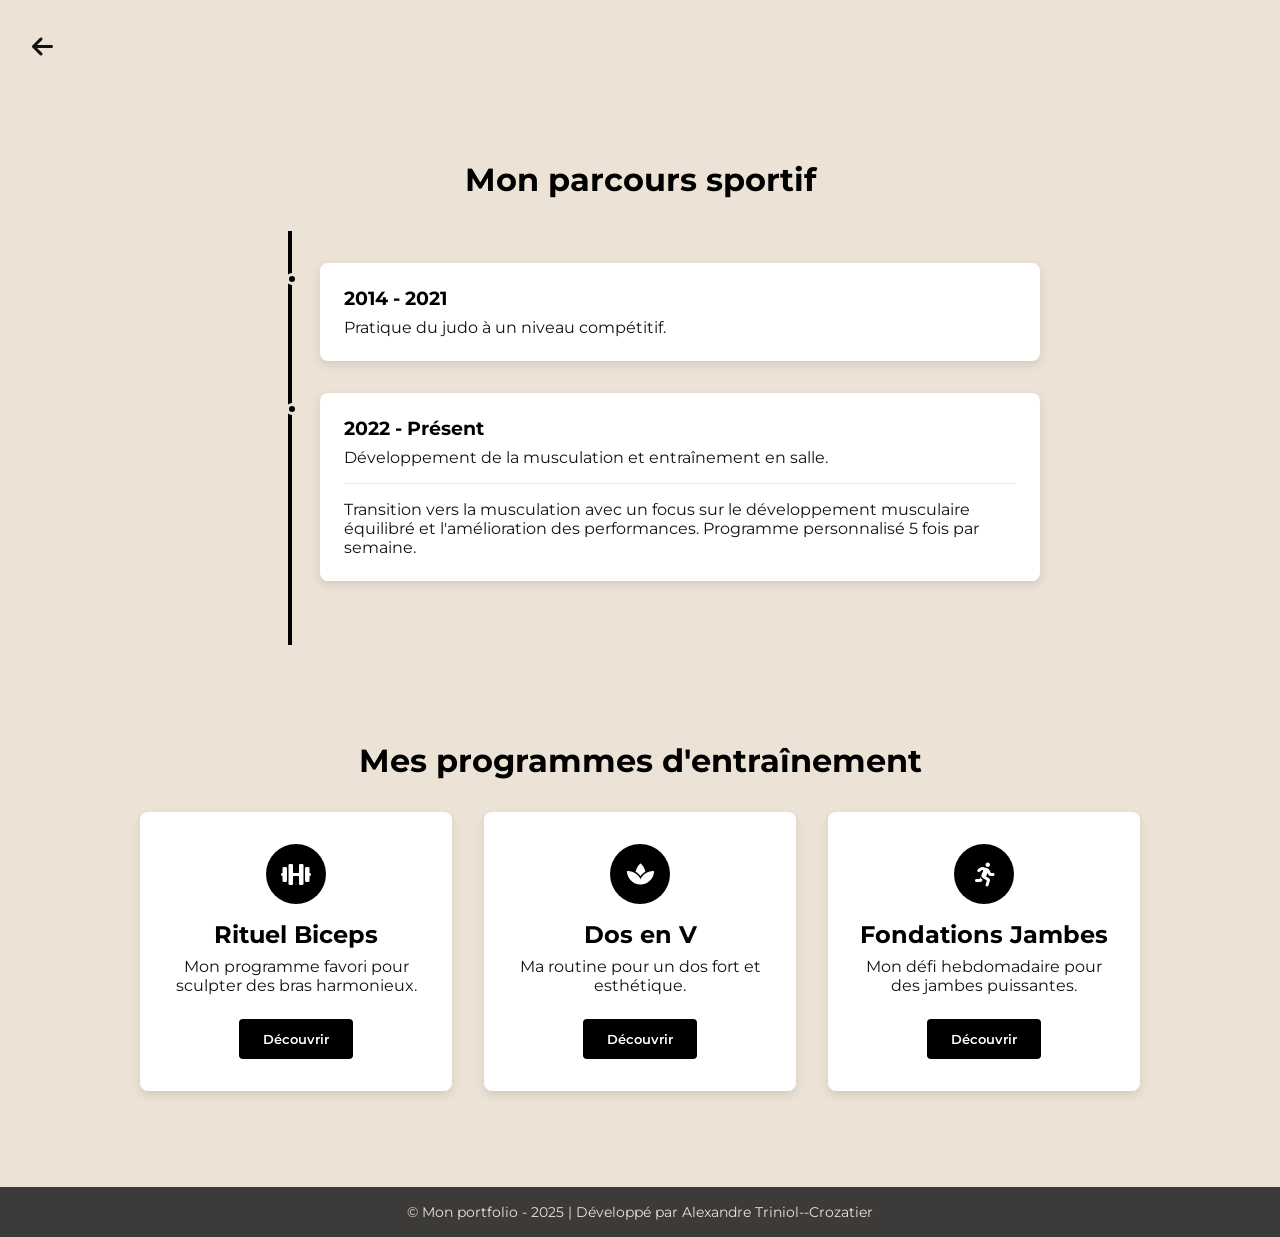
<file: src/sport.html>
<!DOCTYPE html>
<html lang="fr">

<head>
    <meta charset="UTF-8">
    <meta name="viewport" content="width=device-width, initial-scale=1.0">
    <title>Ma passion pour le sport</title>
    <link href="https://fonts.googleapis.com/css2?family=Montserrat:wght@400;500;600;700&display=swap" rel="stylesheet">
    <link rel="stylesheet" href="https://cdnjs.cloudflare.com/ajax/libs/font-awesome/6.0.0-beta3/css/all.min.css">
    <link rel="icon" href="../images/ordinateur.png" type="image/png">
    <link rel="stylesheet" href="../style/sport.css">
</head>

<body>
    <!-- Flèche retour -->
    <a href="aPropos.html#passions" class="back-arrow">
        <i class="fas fa-arrow-left"></i>
    </a>

    <main class="main-content">
        <section class="timeline">
            <h2 class="section-title">Mon parcours sportif</h2>
            <div class="timeline-container">
                <div class="timeline-line"></div>

                <div class="timeline-item">
                    <div class="timeline-dot"></div>
                    <div class="timeline-content">
                        <h3>2014 - 2021</h3>
                        <p>Pratique du judo à un niveau compétitif.</p>
                    </div>
                </div>

                <div class="timeline-item">
                    <div class="timeline-dot"></div>
                    <div class="timeline-content">
                        <h3>2022 - Présent</h3>
                        <p>Développement de la musculation et entraînement en salle.</p>
                        <div class="timeline-details">
                            <p>Transition vers la musculation avec un focus sur le développement musculaire équilibré et
                                l'amélioration des performances. Programme personnalisé 5 fois par semaine.</p>
                        </div>
                    </div>
                </div>
            </div>
        </section>

        <section class="programs">
            <h2 class="section-title">Mes programmes d'entraînement</h2>
            <div class="programs-grid">
                <div class="program-card">
                    <div class="program-icon">
                        <i class="fas fa-dumbbell"></i>
                    </div>
                    <h3>Rituel Biceps</h3>
                    <p>Mon programme favori pour sculpter des bras harmonieux.</p>
                    <button class="more-btn" data-program="biceps">Découvrir</button>
                </div>

                <div class="program-card">
                    <div class="program-icon">
                        <i class="fas fa-spa"></i>
                    </div>
                    <h3>Dos en V</h3>
                    <p>Ma routine pour un dos fort et esthétique.</p>
                    <button class="more-btn" data-program="dos">Découvrir</button>
                </div>

                <div class="program-card">
                    <div class="program-icon">
                        <i class="fas fa-running"></i>
                    </div>
                    <h3>Fondations Jambes</h3>
                    <p>Mon défi hebdomadaire pour des jambes puissantes.</p>
                    <button class="more-btn" data-program="jambes">Découvrir</button>
                </div>
            </div>
        </section>
    </main>

    <!-- Modale pour les détails des programmes -->
    <div class="modal-overlay" id="programModal">
        <div class="modal-container" id="modalContainer">
            <div class="modal-header">
                <h3 id="modalTitle">Programme Biceps</h3>
                <button class="modal-close">&times;</button>
            </div>
            <div class="modal-content" id="modalContent">
                <!-- Le contenu sera injecté ici par JavaScript -->
            </div>
        </div>
    </div>

    <footer class="footer">
        <p>© Mon portfolio - 2025 | Développé par Alexandre Triniol--Crozatier</p>
    </footer>

    <script>
        document.addEventListener('DOMContentLoaded', function () {
            setTimeout(function () {
                document.body.classList.add('loaded');
            }, 300);

            // Animation de la timeline au scroll
            const timelineItems = document.querySelectorAll('.timeline-item');

            const observer = new IntersectionObserver((entries) => {
                entries.forEach(entry => {
                    if (entry.isIntersecting) {
                        entry.target.classList.add('visible');
                    }
                });
            }, { threshold: 0.1 });

            timelineItems.forEach(item => {
                observer.observe(item);
            });

            // Gestion de la modale pour les programmes
            const modal = document.getElementById('programModal');
            const modalContainer = document.getElementById('modalContainer');
            const modalTitle = document.getElementById('modalTitle');
            const modalContent = document.getElementById('modalContent');
            const moreBtns = document.querySelectorAll('.more-btn');
            const closeBtn = document.querySelector('.modal-close');

            // Données des programmes (personnalisées)
            const programsData = {
                biceps: {
                    title: "Mon rituel biceps : force et définition",
                    content: `
                        <div class="program-details">
                            <h4>Ma routine éprouvée</h4>
                            <ul>
                                <li><strong>Flexion des bras avec haltères</strong>: 4 séries de 10-12 reps<br>
                                <em>J'adore commencer par cet exercice pour échauffer mes bras</em></li>
                                <li><strong>Curl incliné</strong>: 3 séries de 12 reps<br>
                                <em>Mon préféré pour cette sensation d'étirement intense</em></li>
                                <li><strong>Curl marteau</strong>: 3 séries de 12 reps<br>
                                <em>Idéal pour travailler le brachial antérieur</em></li>
                                <li><strong>Curl concentré</strong>: 3 séries de 10 reps<br>
                                <em>Je termine toujours par cette contraction maximale</em></li>
                            </ul>
                            <h4>Pourquoi ce programme ?</h4>
                            <p>Après 3 ans d'expérience, j'ai créé cette routine qui allie technique et intensité. Ce qui me passionne ? Voir mes progrès au fil des semaines et cette sensation de brûlure qui annonce une bonne séance !</p>
                            <h4>Mon conseil perso</h4>
                            <p>Concentrez-vous sur la connexion esprit-muscle plutôt que sur la charge. La qualité prime sur la quantité.</p>
                        </div>
                    `
                },
                dos: {
                    title: "Ma quête du dos en V",
                    content: `
                        <div class="program-details">
                            <h4>Mon programme signature</h4>
                            <ul>
                                <li><strong>Tractions</strong>: 4 séries jusqu'à échec<br>
                                <em>Je commence toujours par cet exercice roi</em></li>
                                <li><strong>Rowing barre</strong>: 4 séries de 8-10 reps<br>
                                <em>Mon mouvement favori pour l'épaisseur</em></li>
                                <li><strong>Tirage poitrine</strong>: 3 séries de 12 reps<br>
                                <em>Parfait pour la largeur du dos</em></li>
                                <li><strong>Shrugs avec haltères</strong>: 3 séries de 15 reps<br>
                                <em>Je termine par les trapèzes pour compléter le travail</em></li>
                            </ul>
                            <h4>Pourquoi je l'adore ?</h4>
                            <p>Développer son dos demande patience et rigueur - deux qualités que le judo m'a appris. Rien ne me motive plus que de sentir mes muscles dorsaux se contracter en harmonie après une bonne série !</p>
                            <h4>Mon astuce</h4>
                            <p>Visualisez chaque contraction et maintenez une posture parfaite. Un dos fort améliore toutes vos performances sportives !</p>
                        </div>
                    `
                },
                jambes: {
                    title: "Défi jambes : ma séance phare",
                    content: `
                        <div class="program-details">
                            <h4>Mon rituel intense</h4>
                            <ul>
                                <li><strong>Squat</strong>: 5 séries de 6-8 reps<br>
                                <em>La base de mon entraînement, j'adore cet exercice complet</em></li>
                                <li><strong>Presse à cuisses</strong>: 4 séries de 10 reps<br>
                                <em>Idéal pour compléter le travail des quadriceps</em></li>
                                <li><strong>Fentes marchées</strong>: 3 séries de 12 pas<br>
                                <em>Mon exercice préféré pour l'équilibre et la coordination</em></li>
                                <li><strong>Leg curl</strong>: 3 séries de 12 reps<br>
                                <em>Je termine par cet isolation pour les ischios</em></li>
                            </ul>
                            <h4>Ma philosophie</h4>
                            <p>Les séances jambes sont les plus exigeantes mais aussi les plus gratifiantes. Chaque squat réussi est une victoire personnelle ! Cette discipline m'a appris à repousser mes limites mentales autant que physiques.</p>
                            <h4>Conseil du coach</h4>
                            <p>Ne négligez jamais l'échauffement et variez les angles d'exécution. La progression vient avec la constance !</p>
                        </div>
                    `
                }
            };

            // Ouvrir la modale
            moreBtns.forEach(btn => {
                btn.addEventListener('click', function () {
                    const programId = this.getAttribute('data-program');
                    const program = programsData[programId];

                    modalTitle.textContent = program.title;
                    modalContent.innerHTML = program.content;

                    modal.style.display = 'flex';
                    document.body.style.overflow = 'hidden';

                    // Scroll vers le bas pour voir la modale
                    window.scrollTo({
                        top: document.body.scrollHeight,
                        behavior: 'smooth'
                    });
                });
            });

            // Fermer la modale
            closeBtn.addEventListener('click', function () {
                modal.style.display = 'none';
                document.body.style.overflow = 'auto';
            });

            // Fermer en cliquant en dehors de la modale
            modal.addEventListener('click', function (e) {
                if (e.target === modal) {
                    modal.style.display = 'none';
                    document.body.style.overflow = 'auto';
                }
            });
        });
    </script>
</body>

</html>
</file>
<file: style/accueil.css>
@import url('https://fonts.googleapis.com/css2?family=Playfair+Display:wght@700&family=Manrope:wght@400;600&family=Poiret+One&display=swap');

/* Reset et base */
* {
    margin: 0;
    padding: 0;
    box-sizing: border-box;
}

html, body {
    height: 100%;
    overflow-x: hidden;
    font-size: 16px;
}

body {
    font-family: 'Manrope', sans-serif;
    color: white;
    position: relative;
    background: #000;
}

/* Conteneur vidéo */
.video-container {
    position: fixed;
    top: 0;
    left: 0;
    width: 100%;
    height: 100%;
    z-index: -1;
    overflow: hidden;
}

/* Vidéo de fond */
.video-background {
    width: 100%;
    height: 100%;
    object-fit: cover;
    filter: brightness(0.4) blur(8px);
    transition: filter 1.5s ease;
}

body.loaded .video-background {
    filter: brightness(0.6) blur(4px);
}

/* Header */
header {
    position: fixed;
    top: 0;
    width: 100%;
    padding: 1rem;
    background: rgba(0, 0, 0, 0.5);
    backdrop-filter: blur(10px);
    z-index: 100;
    transition: all 0.3s ease;
    display: flex;
    justify-content: center;
}

nav {
    width: 100%;
    max-width: 1200px;
    display: flex;
    align-items: center;
    justify-content: space-between;
    position: relative;
}

/* Menu Burger - CORRECTION */
.burger-menu {
    display: none;
    z-index: 101;
}

.burger-icon {
    width: 30px;
    height: 20px;
    position: relative;
    cursor: pointer;
    z-index: 102;
}

.burger-icon span {
    display: block;
    position: absolute;
    height: 3px;
    width: 100%;
    background: white;
    border-radius: 3px;
    opacity: 1;
    left: 0;
    transform: rotate(0deg);
    transition: .25s ease-in-out;
}

.burger-icon span:nth-child(1) {
    top: 0;
}

.burger-icon span:nth-child(2) {
    top: 8px;
}

.burger-icon span:nth-child(3) {
    top: 16px;
}

.burger-icon.active span:nth-child(1) {
    top: 8px;
    transform: rotate(135deg);
}

.burger-icon.active span:nth-child(2) {
    opacity: 0;
    left: -30px;
}

.burger-icon.active span:nth-child(3) {
    top: 8px;
    transform: rotate(-135deg);
}

/* Navigation */
.nav-links {
    display: flex;
    justify-content: center;
    gap: 1rem;
    flex-wrap: wrap;
    width: 100%;
    transition: all 0.3s ease;
}

nav a {
    color: white;
    font-family: 'Poiret One', cursive;
    font-size: 1.5rem;
    font-weight: bold;
    text-decoration: none;
    text-transform: uppercase;
    letter-spacing: 0.05em;
    padding: 0.5rem 1rem;
    position: relative;
    transition: all 0.3s ease;
    border-radius: 4px;
}

nav a:hover {
    background: rgba(255, 255, 255, 0.1);
}

nav a::after {
    content: '';
    position: absolute;
    bottom: 0;
    left: 50%;
    transform: translateX(-50%);
    width: 0;
    height: 2px;
    background: white;
    transition: width 0.3s ease;
}

nav a:hover::after {
    width: 70%;
}

nav a.active {
    color: #ffffff;
    font-weight: bold;
}

/* Contenu principal */
main {
    min-height: 100vh;
    display: flex;
    align-items: center;
    justify-content: center;
    text-align: center;
    padding: 6rem 1.5rem 2rem;
}

.hero-content {
    max-width: 800px;
    width: 100%;
    opacity: 0;
    transform: translateY(30px);
    animation: fadeIn 2s forwards 0.5s;
}

@keyframes fadeIn {
    to {
        opacity: 1;
        transform: translateY(0);
    }
}

h1 {
    font-family: 'Manrope', sans-serif;
    font-size: clamp(2rem, 6vw, 3.8rem);
    margin-bottom: 1rem;
    line-height: 1.2;
    text-shadow: 0 2px 10px rgba(0, 0, 0, 0.5);
}

.subtitle {
    font-family: 'Manrope', sans-serif;
    font-size: clamp(1.2rem, 3vw, 1.5rem);
    margin-bottom: 2rem;
    opacity: 0.9;
    text-shadow: 0 1px 5px rgba(0, 0, 0, 0.5);
}

/* Bouton CTA */
.button-container {
    margin-top: 2rem;
}

.cta-button {
    display: inline-block;
    padding: 0.9rem 2.2rem;
    background: rgba(255, 255, 255, 0.15);
    color: white;
    border: 2px solid white;
    border-radius: 30px;
    font-family: 'Manrope', sans-serif;
    font-weight: 600;
    font-size: 1rem;
    text-decoration: none;
    transition: all 0.3s ease;
    backdrop-filter: blur(5px);
    opacity: 0;
    animation: fadeIn 1s forwards 0.8s;
}

.cta-button:hover {
    background: rgba(255, 255, 255, 0.3);
    transform: translateY(-3px);
}

/* =============================================== */
/* Améliorations RESPONSIVE - CORRECTIONS BURGER MENU */
/* =============================================== */

@media (max-width: 768px) {
    /* Header mobile amélioré */
    header {
        padding: 0.8rem 1rem;
        background: rgba(0, 0, 0, 0.7);
    }

    .burger-menu {
        display: flex;
        align-items: center;
        justify-content: center;
        padding: 0.5rem;
        margin-right: 1rem;
    }

    .burger-icon {
        width: 28px;
        height: 28px;
        display: flex;
        flex-direction: column;
        justify-content: space-between;
    }

    .burger-icon span {
        height: 2.5px;
        width: 100%;
        transition: all 0.3s cubic-bezier(0.4, 0, 0.2, 1);
    }

    /* Navigation mobile améliorée - CORRECTION */
    .nav-links {
        position: fixed;
        top: 0;
        left: -100%;
        width: 100%;
        height: 100vh;
        background: rgba(0, 0, 0, 0.95);
        backdrop-filter: blur(15px);
        -webkit-backdrop-filter: blur(15px);
        flex-direction: column;
        justify-content: flex-start;
        align-items: center;
        padding: 5rem 0 2rem;
        gap: 0.5rem;
        transition: left 0.3s ease-in-out;
        overflow-y: auto;
        z-index: 99;
    }

    .nav-links.active {
        left: 0;
    }

    .nav-links a {
        font-size: 1.3rem;
        padding: 1.2rem 2.5rem;
        margin: 0.5rem 0;
        width: 80%;
        max-width: 400px;
        text-align: center;
        border-radius: 8px;
        background: rgba(255, 255, 255, 0.05);
        transition: all 0.3s ease;
        opacity: 0;
        transform: translateX(-20px);
        animation: slideIn 0.3s forwards;
    }

    .nav-links a:nth-child(1) { animation-delay: 0.1s; }
    .nav-links a:nth-child(2) { animation-delay: 0.15s; }
    .nav-links a:nth-child(3) { animation-delay: 0.2s; }
    .nav-links a:nth-child(4) { animation-delay: 0.25s; }
    .nav-links a:nth-child(5) { animation-delay: 0.3s; }
    .nav-links a:nth-child(6) { animation-delay: 0.35s; }

    @keyframes slideIn {
        to {
            opacity: 1;
            transform: translateX(0);
        }
    }

    .nav-links a:hover {
        background: rgba(255, 255, 255, 0.1);
        transform: translateX(10px);
    }

    /* Empêcher le scroll quand le menu est ouvert */
    body.nav-active {
        overflow: hidden;
    }

    /* Contenu principal mobile amélioré */
    main {
        padding: 6rem 1.5rem 3rem;
        min-height: calc(100vh - 80px);
    }

    .hero-content {
        padding: 0 1rem;
    }

    h1 {
        font-size: 2.3rem;
        line-height: 1.3;
        margin-bottom: 1.5rem;
        word-wrap: break-word;
        hyphens: auto;
    }

    .subtitle {
        font-size: 1.3rem;
        line-height: 1.5;
        margin-bottom: 2.5rem;
        padding: 0 1rem;
    }

    /* Bouton CTA mobile amélioré */
    .button-container {
        margin-top: 2.5rem;
    }

    .cta-button {
        padding: 1.2rem 2.5rem;
        font-size: 1.2rem;
        min-width: 250px;
        border-width: 2.5px;
        border-radius: 35px;
    }

    /* Amélioration de la vidéo de fond en mobile */
    .video-background {
        filter: brightness(0.5) blur(6px);
    }
}

@media (max-width: 480px) {
    /* Adaptation très petits écrans */
    header {
        padding: 0.7rem 0.8rem;
    }

    .burger-icon {
        width: 26px;
        height: 26px;
    }

    h1 {
        font-size: 2rem;
        margin-bottom: 1.2rem;
    }

    .subtitle {
        font-size: 1.1rem;
        margin-bottom: 2rem;
    }

    .nav-links a {
        font-size: 1.2rem;
        padding: 1rem 2rem;
        width: 85%;
    }

    .cta-button {
        padding: 1.1rem 2.2rem;
        font-size: 1.1rem;
        min-width: 220px;
    }

    main {
        padding: 5rem 1rem 2rem;
    }
}

@media (max-width: 360px) {
    /* Adaptation pour très petits smartphones */
    h1 {
        font-size: 1.8rem;
    }

    .subtitle {
        font-size: 1rem;
    }

    .cta-button {
        padding: 1rem 2rem;
        font-size: 1rem;
        min-width: 200px;
    }

    .nav-links a {
        font-size: 1.1rem;
        padding: 0.9rem 1.8rem;
    }
}

/* Support des écrans très hauts */
@media (min-height: 1000px) and (max-width: 768px) {
    main {
        min-height: 70vh;
        padding-top: 8rem;
    }
    
    .hero-content {
        transform: scale(1.1);
    }
}

/* Correction pour les tablettes en mode portrait */
@media (min-width: 769px) and (max-width: 1024px) {
    main {
        padding: 7rem 2rem 3rem;
    }
    
    h1 {
        font-size: 3.2rem;
    }
    
    .subtitle {
        font-size: 1.4rem;
    }
    
    nav a {
        font-size: 1.3rem;
        padding: 0.6rem 1.2rem;
    }
}

/* Amélioration du touch sur mobile */
@media (hover: none) and (pointer: coarse) {
    .cta-button:active {
        background: rgba(255, 255, 255, 0.3);
        transform: translateY(-1px);
    }
    
    nav a:active {
        background: rgba(255, 255, 255, 0.15);
    }
}
</file>
<file: style/aPropos.css>
@import url('https://fonts.googleapis.com/css2?family=Playfair+Display:wght@700&family=Manrope:wght@400;600&family=Poiret+One&display=swap');

/* Base Styles */
* {
    margin: 0;
    padding: 0;
    box-sizing: border-box;
}

html {
    overflow-x: hidden;
    width: 100%;
}

body {
    font-family: 'Manrope', sans-serif;
    background-color: #f8f5f2;
    color: #333;
    line-height: 1.6;
    min-height: 100vh;
    overflow-x: hidden;
    width: 100%;
    position: relative;
    display: flex;
    flex-direction: column;
}

body::before {
    content: '';
    position: fixed;
    top: 0;
    left: 0;
    width: 100%;
    height: 100%;
    background: inherit;
    filter: blur(20px);
    z-index: -1;
    opacity: 1;
    transition: opacity 1s ease-out, filter 2s ease-out;
}

body.loaded::before {
    opacity: 0;
    filter: blur(0);
}

.container, header, footer {
    opacity: 0;
    transition: opacity 1s ease-out;
}

body.loaded .container,
body.loaded header,
body.loaded footer {
    opacity: 1;
}

/* Header Styles */
header {
    top: 0;
    width: 100%;
    padding: 1rem;
    backdrop-filter: blur(10px);
    z-index: 100;
    display: flex;
    justify-content: center;
}

nav {
    width: 100%;
    max-width: 1200px;
    display: flex;
    justify-content: space-between;
    align-items: center;
    position: relative;
}

.nav-links {
    display: flex;
    justify-content: center;
    gap: 1.5rem;
    width: 100%;
    padding: 0 1rem;
}

nav a {
    color: #333 !important;
    font-family: 'Poiret One', cursive;
    font-size: clamp(1.2rem, 2.5vw, 1.5rem);
    font-weight: bold;
    text-decoration: none;
    text-transform: uppercase;
    letter-spacing: 0.05em;
    padding: 0.5rem 0;
    position: relative;
    transition: all 0.3s ease;
}

nav a:hover {
    background: rgba(255, 255, 255, 0.1);
}

nav a::after {
    content: '';
    position: absolute;
    bottom: 0;
    left: 0;
    width: 0;
    height: 2px;
    background: #333;
    transition: width 0.3s ease;
}

nav a:hover::after {
    width: 100%;
}

nav a.active {
    font-weight: bold;
}

a {
    text-decoration: none;
    color: inherit;
}

a:hover {
    color: inherit;
}

/* Burger Menu Styles */
.burger-menu {
    display: none;
    z-index: 101;
}

.burger-icon {
    width: 30px;
    height: 20px;
    position: relative;
    cursor: pointer;
}

.burger-icon span {
    display: block;
    position: absolute;
    height: 3px;
    width: 100%;
    background: #333;
    border-radius: 3px;
    opacity: 1;
    left: 0;
    transform: rotate(0deg);
    transition: .25s ease-in-out;
}

.burger-icon span:nth-child(1) {
    top: 0;
}

.burger-icon span:nth-child(2) {
    top: 8px;
}

.burger-icon span:nth-child(3) {
    top: 16px;
}

.burger-icon.active span:nth-child(1) {
    top: 8px;
    transform: rotate(135deg);
}

.burger-icon.active span:nth-child(2) {
    opacity: 0;
    left: -30px;
}

.burger-icon.active span:nth-child(3) {
    top: 8px;
    transform: rotate(-135deg);
}

/* Main Content Styles */
.container {
    max-width: 1200px;
    margin: 20px auto 15px;
    padding: 0 20px;
    width: 100%;
    flex: 1;
}

.hero {
    text-align: center;
    padding: 20px;
    margin-bottom: 40px;
    position: relative;
    border-radius: 8px;
}

.hero::before {
    content: '';
    position: absolute;
    top: 0;
    left: 0;
    right: 0;
    bottom: 0;
    background: inherit;
    filter: brightness(0.7);
    z-index: -1;
    border-radius: 8px;
}

.hero h1 {
    font-size: clamp(2rem, 5vw, 3.5rem);
    margin-bottom: 15px;
    color: #333;
    word-wrap: break-word;
}

.subtitle {
    font-size: clamp(1.1rem, 3vw, 1.5rem);
    font-style: italic;
    color: #333;
    word-wrap: break-word;
}

/* Sections */
section {
    margin-bottom: 60px;
    width: 100%;
}

h2 {
    color: grey;
    font-family: 'Playfair Display', serif;
    font-size: clamp(1.8rem, 4vw, 2.5rem);
    text-align: center;
    margin-bottom: 40px;
    position: relative;
    word-wrap: break-word;
}

h2::after {
    content: '';
    display: block;
    width: 100px;
    height: 3px;
    background: #333;
    margin: 15px auto;
}

/* Story Section */
.story-section {
    display: flex;
    gap: 40px;
    align-items: center;
    justify-content: center;
    margin-bottom: 80px;
    max-width: 860px;
    margin-left: auto;
    margin-right: auto;
}

.text-content1 {
    flex: 0 1 480px;
    padding: 20px;
    background: rgba(255, 255, 255, 0.8);
    backdrop-filter: blur(5px);
    border-radius: 8px;
    box-shadow: 0 5px 15px rgba(0,0,0,0.1);
    text-align: center;
    transition: transform 0.3s;
    word-wrap: break-word;
}

.text-content1:hover {
    transform: translateY(-10px);
}

.image-content1 {
    flex: 0 0 auto;
    display: flex;
    justify-content: center;
    align-items: center;
}

.reduced-image {
    width: 220px;
    height: 220px;
    object-fit: cover;
    border-radius: 50%;
    box-shadow: 0 5px 15px rgba(0,0,0,0.2);
}

/* Values Section */
.values-grid {
    display: grid;
    grid-template-columns: repeat(auto-fit, minmax(280px, 1fr));
    gap: 30px;
    margin-top: 40px;
    width: 100%;
}

#passions {
    scroll-margin-top: 30px;
}

.passions-grid {
    display: flex;
    flex-wrap: wrap;
    justify-content: center;
    gap: 30px;
}

.passions-grid .value-card {
    flex: 0 1 calc((100% - 60px) / 3);
    min-width: 280px;
}

.value-card {
    background: white;
    padding: 30px;
    border-radius: 8px;
    text-align: center;
    box-shadow: 0 5px 15px rgba(0,0,0,0.1);
    transition: transform 0.3s, box-shadow 0.3s;
    cursor: pointer;
    color: inherit;
    word-wrap: break-word;
}

.value-card:hover {
    color: inherit;
    transform: translateY(-10px);
    box-shadow: 0 10px 25px rgba(0,0,0,0.2);
}

.value-card.active {
    transform: translateY(-10px);
    box-shadow: 0 10px 25px rgba(0,0,0,0.2);
}

.icon {
    font-size: 2.5rem;
    margin-bottom: 20px;
}

.value-card h3 {
    color: #333;
    font-family: 'Playfair Display', serif;
    margin-bottom: 15px;
    font-size: clamp(1.2rem, 2.5vw, 1.5rem);
}

.value-card a {
    color: gray;
}

.click-hint {
    display: block;
    font-size: 0.9rem;
    color: #666;
    font-style: italic;
    margin-bottom: 15px;
    transition: opacity 0.3s ease;
}

.value-card.active .click-hint {
    opacity: 0;
    max-height: 0;
    margin-bottom: 0;
}

.value-card p {
    opacity: 0;
    max-height: 0;
    overflow: hidden;
    transition: opacity 0.3s ease, max-height 0.3s ease, margin 0.3s ease;
    margin: 0;
    font-size: clamp(0.9rem, 2vw, 1rem);
}

.value-card.active p {
    opacity: 1;
    max-height: 200px;
    margin: 15px 0 0;
}

.passion-card p {
    opacity: 1 !important;
    max-height: none !important;
    margin: 15px 0 0 !important;
}

.passion-card .click-hint {
    display: none !important;
}

.passion-card {
    cursor: pointer;
    transition: transform 0.3s, box-shadow 0.3s;
}

.passion-card:hover {
    transform: translateY(-10px);
    box-shadow: 0 10px 25px rgba(0,0,0,0.2);
}

/* Bottom Redirect */
.page-redirect {
    margin-top: 4rem;
    text-align: center;
    padding: 0 20px;
}

.page-redirect h2 {
    color: black;
    font-family: 'Playfair Display', serif;
    font-size: clamp(1.8rem, 4vw, 2.5rem);
    text-align: center;
    margin-bottom: 2rem;
    position: relative;
    word-wrap: break-word;
}

.page-redirect h2::after {
    content: '';
    display: block;
    width: 100px;
    height: 3px;
    background: #333;
    margin: 1rem auto;
}

.card-redirect {
    display: inline-block;
    width: 100%;
    max-width: 420px;
    padding: 1.6rem;
    background: white;
    border-radius: 12px;
    box-shadow: 0 4px 6px rgba(0, 0, 0, 0.1);
    cursor: pointer;
    transition: all 0.3s ease;
    margin: 0 auto;
    text-align: center;
    font-family: 'Manrope', sans-serif;
}

.card-redirect h3 {
    color: grey;
    font-family: 'Playfair Display', serif;
    font-weight: 700;
    margin-bottom: 0.9rem;
    font-size: clamp(1.15rem, 2.4vw, 1.45rem);
    letter-spacing: normal;
}

.card-redirect p {
    color: #555;
    font-size: clamp(0.9rem, 2vw, 1rem);
}

.card-redirect:hover {
    transform: scale(1.05);
    box-shadow: 0 10px 25px rgba(0, 0, 0, 0.16);
}

/* Footer */
footer {
    text-align: center;
    padding: 20px;
    background-color: grey;
    color: white;
    font-size: clamp(0.8rem, 2vw, 1rem);
    backdrop-filter: blur(5px);
    width: 100%;
    margin-top: auto;
    flex-shrink: 0;
}

footer p {
    margin: 0;
    word-wrap: break-word;
}

/* =============================================== */
/* RESPONSIVE OPTIMISÉ */
/* =============================================== */

/* Tablettes et petits écrans */
@media (max-width: 1024px) {
    .container {
        padding: 0 30px;
    }
    
    .story-section {
        gap: 30px;
    }
    
    .values-grid {
        grid-template-columns: repeat(auto-fit, minmax(250px, 1fr));
        gap: 25px;
    }
}

/* Tablettes en portrait et smartphones larges */
@media (max-width: 768px) {
    body {
        padding-bottom: 0;
    }

    header {
        padding: 1rem;
        background: rgba(248, 245, 242, 0.95);
        backdrop-filter: blur(15px);
    }

    .burger-menu {
        display: flex;
        align-items: center;
        justify-content: center;
        padding: 0.5rem;
    }

    .burger-icon {
        width: 28px;
        height: 28px;
    }

    .nav-links {
        position: fixed;
        top: 0;
        left: -100%;
        width: 100%;
        height: 100vh;
        background: rgba(255, 255, 255, 0.98);
        backdrop-filter: blur(20px);
        flex-direction: column;
        justify-content: flex-start;
        align-items: center;
        padding: 5rem 0 2rem;
        gap: 0.5rem;
        transition: left 0.3s ease-in-out;
        overflow-y: auto;
        z-index: 100;
    }

    .nav-links.active {
        left: 0;
    }

    .nav-links a {
        font-size: clamp(1.2rem, 4vw, 1.5rem);
        padding: 1rem 2rem;
        width: 85%;
        max-width: 400px;
        text-align: center;
        border-radius: 12px;
        background: rgba(51, 51, 51, 0.05);
    }

    .nav-links a:hover {
        background: rgba(51, 51, 51, 0.1);
    }

    .nav-links a::after {
        display: none;
    }

    .container {
        margin: 20px auto 15px;
        padding: 0 20px;
    }

    .hero {
        padding: 2rem 1rem;
        margin-bottom: 2rem;
    }

    .story-section {
        flex-direction: column;
        gap: 2rem;
        margin-bottom: 3rem;
    }

    .text-content1,
    .image-content1 {
        width: 100%;
    }

    .text-content1 {
        padding: 1.5rem;
    }

    .reduced-image {
        max-width: 250px;
    }

    .values-grid {
        grid-template-columns: 1fr;
        gap: 1.5rem;
        padding: 0;
    }

    .value-card {
        width: 100%;
        max-width: 500px;
        margin: 0 auto;
        padding: 2rem 1.5rem;
    }

    .card-redirect {
        width: 90%;
        max-width: 400px;
        padding: 1.5rem 1.3rem;
    }

    footer {
        position: relative;
        margin-top: 40px;
    }
}

/* Smartphones */
@media (max-width: 480px) {
    .container {
        padding: 0 15px;
    }

    .hero {
        padding: 1.5rem 1rem;
    }

    h2::after {
        width: 80px;
        margin: 10px auto;
    }

    .text-content1 {
        padding: 1.2rem;
    }

    .value-card,
    .passion-card {
        padding: 1.8rem 1.2rem;
    }

    .card-redirect {
        width: 95%;
        padding: 1.4rem 1.1rem;
    }

    .nav-links {
        padding: 4rem 0 2rem;
    }

    .nav-links a {
        width: 90%;
        padding: 1rem 1.5rem;
    }
}

/* Très petits smartphones */
@media (max-width: 360px) {
    .container {
        padding: 0 10px;
    }

    .hero {
        padding: 1.2rem 0.8rem;
    }

    .text-content1 {
        padding: 1rem;
    }

    .value-card,
    .passion-card {
        padding: 1.5rem 1rem;
    }

    .card-redirect {
        padding: 1.5rem 1rem;
    }

    .icon {
        font-size: 2rem;
        margin-bottom: 15px;
    }

    h2::after {
        width: 60px;
    }

    nav a {
        padding: 0.8rem 1.2rem;
    }
}

/* Grands écrans */
@media (min-width: 1400px) {
    .container {
        max-width: 1400px;
    }

    .values-grid {
        grid-template-columns: repeat(3, 1fr);
    }
}

/* Mode paysage pour smartphones */
@media (max-width: 768px) and (orientation: landscape) {
    .nav-links {
        padding: 3rem 0 1rem;
        gap: 0.3rem;
    }
    
    .nav-links a {
        padding: 0.8rem 1.5rem;
    }
    
    .hero {
        padding: 1.5rem 1rem;
    }
    
    .hero h1 {
        margin-bottom: 10px;
    }
}

/* Amélioration du touch sur mobile */
@media (hover: none) and (pointer: coarse) {
    .value-card:hover,
    .passion-card:hover,
    .card-redirect:hover,
    .text-content1:hover {
        transform: none;
    }
    
    .value-card:active {
        transform: translateY(-5px);
        box-shadow: 0 8px 20px rgba(0,0,0,0.15);
    }
    
    .passion-card:active {
        transform: translateY(-5px);
        box-shadow: 0 8px 20px rgba(0,0,0,0.15);
    }
    
    .card-redirect:active {
        transform: scale(1.02);
    }
    
    nav a:active {
        background: rgba(51, 51, 51, 0.15);
    }
}

/* Correction spécifique pour éviter le débordement horizontal */
@media (max-width: 768px) {
    * {
        max-width: 100%;
    }
    
    img {
        max-width: 100%;
        height: auto;
    }
    
    .story-section,
    .values-grid,
    .page-redirect {
        overflow-x: hidden;
    }
}
</file>
<file: style/contact.css>
@import url('https://fonts.googleapis.com/css2?family=Playfair+Display:wght@700&family=Manrope:wght@400;600&family=Poiret+One&display=swap');

/* =============================================== */
/* RESET */
/* =============================================== */
* {
    margin: 0;
    padding: 0;
    box-sizing: border-box;
}

html {
    overflow-x: hidden;
    width: 100%;
}

/* =============================================== */
/* BODY & ANIMATION DE CHARGEMENT */
/* =============================================== */
body {
    font-family: 'Manrope', sans-serif;
    background-color: #f8f5f2;
    color: #333;
    line-height: 1.6;
    min-height: 100vh;
    overflow-x: hidden;
    width: 100%;
    display: flex;
    flex-direction: column;
}

body::before {
    content: '';
    position: fixed;
    top: 0;
    left: 0;
    width: 100%;
    height: 100%;
    background: inherit;
    filter: blur(20px);
    z-index: -1;
    opacity: 1;
    transition: opacity 1s ease-out, filter 2s ease-out;
}

body.loaded::before {
    opacity: 0;
    filter: blur(0);
}

header,
footer {
    opacity: 0;
    transition: opacity 1s ease-out;
}

body.loaded header,
body.loaded footer {
    opacity: 1;
}

/* =============================================== */
/* HEADER & NAV */
/* =============================================== */
header {
    top: 0;
    width: 100%;
    padding: 1rem;
    backdrop-filter: blur(10px);
    z-index: 100;
    display: flex;
    justify-content: center;
}

nav {
    width: 100%;
    max-width: 1200px;
    display: flex;
    justify-content: space-between;
    align-items: center;
    position: relative;
}

.nav-links {
    display: flex;
    justify-content: center;
    gap: 1.5rem;
    width: 100%;
    padding: 0 1rem;
}

nav a {
    color: #333;
    font-family: 'Poiret One', cursive;
    font-size: clamp(1.2rem, 2.5vw, 1.5rem);
    font-weight: bold;
    text-decoration: none;
    text-transform: uppercase;
    letter-spacing: 0.05em;
    padding: 0.5rem 0;
    position: relative;
    transition: all 0.3s ease;
}

nav a::after {
    content: '';
    position: absolute;
    bottom: 0;
    left: 0;
    width: 0;
    height: 2px;
    background: #333;
    transition: width 0.3s ease;
}

nav a:hover::after {
    width: 100%;
}

nav a.active {
    font-weight: bold;
}

/* =============================================== */
/* BURGER MENU */
/* =============================================== */
.burger-menu {
    display: none;
    z-index: 101;
}

.burger-icon {
    width: 30px;
    height: 20px;
    position: relative;
    cursor: pointer;
}

.burger-icon span {
    display: block;
    position: absolute;
    height: 3px;
    width: 100%;
    background: #333;
    border-radius: 3px;
    opacity: 1;
    left: 0;
    transform: rotate(0deg);
    transition: .25s ease-in-out;
}

.burger-icon span:nth-child(1) { top: 0; }
.burger-icon span:nth-child(2) { top: 8px; }
.burger-icon span:nth-child(3) { top: 16px; }

.burger-icon.active span:nth-child(1) {
    top: 8px;
    transform: rotate(135deg);
}

.burger-icon.active span:nth-child(2) {
    opacity: 0;
    left: -30px;
}

.burger-icon.active span:nth-child(3) {
    top: 8px;
    transform: rotate(-135deg);
}

/* =============================================== */
/* PAGE WRAPPER */
/* =============================================== */
.page-wrapper {
    flex: 1;
    display: flex;
    align-items: center;
    justify-content: center;
    padding: 2.5rem 1rem;
}

/* =============================================== */
/* CARTE DE VISITE */
/* =============================================== */
.business-card {
    width: 100%;
    max-width: 460px;
    border-radius: 18px;
    overflow: hidden;
    box-shadow:
        0 25px 60px rgba(0, 0, 0, 0.12),
        0 4px 16px rgba(0, 0, 0, 0.07);
    background: #ffffff;
    opacity: 0;
    transform: translateY(24px);
    transition: opacity 0.8s ease, transform 0.8s ease;
}

body.loaded .business-card {
    opacity: 1;
    transform: translateY(0);
}

/* --- En-tête gris --- */
.card-header {
    background-color: grey;
    padding: 2.5rem 2rem 2rem;
    text-align: center;
}

.card-avatar {
    width: 96px;
    height: 96px;
    border-radius: 50%;
    object-fit: cover;
    border: 3px solid white;
    margin-bottom: 1.1rem;
    display: block;
    margin-left: auto;
    margin-right: auto;
}

.card-name {
    font-family: 'Playfair Display', serif;
    font-size: clamp(1.3rem, 4vw, 1.7rem);
    color: #ffffff;
    font-weight: 700;
    margin-bottom: 0.4rem;
    line-height: 1.2;
}

.card-title {
    font-family: 'Manrope', sans-serif;
    font-size: 0.78rem;
    color: #efefef;
    text-transform: uppercase;
    letter-spacing: 0.18em;
    font-weight: 600;
}

/* --- Séparateur --- */
.card-divider {
    height: 3px;
    background: linear-gradient(90deg, transparent, #333, transparent);
}

/* --- Corps de la carte --- */
.card-body {
    padding: 1.8rem 2rem 2rem;
    background: #ffffff;
}

/* --- Lignes de contact --- */
.contact-row {
    display: flex;
    align-items: center;
    gap: 1rem;
    padding: 0.9rem 0;
    border-bottom: 1px solid #efefef;
}

.contact-row:last-of-type {
    border-bottom: none;
    margin-bottom: 0.5rem;
}

.contact-icon {
    width: 40px;
    height: 40px;
    background: #f8f5f2;
    border-radius: 10px;
    display: flex;
    align-items: center;
    justify-content: center;
    flex-shrink: 0;
    color: grey;
    transition: background 0.25s;
}

.contact-row:hover .contact-icon {
    background: #efefef;
}

.contact-info {
    display: flex;
    flex-direction: column;
    gap: 0.15rem;
    min-width: 0;
}

.contact-label {
    font-family: 'Manrope', sans-serif;
    font-size: 0.68rem;
    text-transform: uppercase;
    letter-spacing: 0.12em;
    color: #aaa;
    font-weight: 600;
}

.contact-value {
    font-family: 'Manrope', sans-serif;
    font-size: 0.92rem;
    color: #333;
    font-weight: 600;
    text-decoration: none;
    word-break: break-word;
    transition: color 0.25s;
}

a.contact-value:hover {
    color: grey;
}

/* --- Bouton CV --- */
.card-cta {
    display: block;
    text-align: center;
    margin-top: 1.6rem;
    padding: 0.9rem 1.5rem;
    background: grey;
    color: #ffffff;
    font-family: 'Manrope', sans-serif;
    font-weight: 600;
    font-size: 0.85rem;
    text-decoration: none;
    border-radius: 10px;
    text-transform: uppercase;
    letter-spacing: 0.1em;
    transition: background 0.3s, transform 0.2s, box-shadow 0.3s;
    box-shadow: 0 4px 14px rgba(0, 0, 0, 0.15);
}

.card-cta:hover {
    background: #555;
    transform: translateY(-2px);
    box-shadow: 0 6px 20px rgba(0, 0, 0, 0.2);
}

/* =============================================== */
/* FOOTER */
/* =============================================== */
footer {
    text-align: center;
    padding: 20px;
    background-color: grey;
    color: white;
    font-size: clamp(0.8rem, 2vw, 1rem);
    width: 100%;
    flex-shrink: 0;
}

footer p {
    margin: 0;
    color: white;
    word-wrap: break-word;
}

/* =============================================== */
/* RESPONSIVE */
/* =============================================== */
@media (max-width: 768px) {
    body {
        padding-bottom: 0;
    }

    header {
        padding: 1rem;
        background: rgba(248, 245, 242, 0.95);
        backdrop-filter: blur(15px);
    }

    .burger-menu {
        display: flex;
        align-items: center;
        justify-content: center;
        padding: 0.5rem;
    }

    .burger-icon {
        width: 28px;
        height: 28px;
    }

    .nav-links {
        position: fixed;
        top: 0;
        left: -100%;
        width: 100%;
        height: 100vh;
        background: rgba(255, 255, 255, 0.98);
        backdrop-filter: blur(20px);
        flex-direction: column;
        justify-content: flex-start;
        align-items: center;
        padding: 5rem 0 2rem;
        gap: 0.5rem;
        transition: left 0.3s ease-in-out;
        overflow-y: auto;
        z-index: 100;
    }

    .nav-links.active {
        left: 0;
    }

    nav a {
        font-size: clamp(1.2rem, 4vw, 1.5rem);
        padding: 1rem 2rem;
        width: 85%;
        max-width: 400px;
        text-align: center;
        border-radius: 12px;
        background: rgba(51, 51, 51, 0.05);
    }

    nav a:hover {
        background: rgba(51, 51, 51, 0.1);
    }

    .page-wrapper {
        padding: 1.5rem 1rem;
    }

    .business-card {
        border-radius: 14px;
    }

    .card-header {
        padding: 2rem 1.5rem 1.6rem;
    }

    .card-body {
        padding: 1.4rem 1.5rem 1.6rem;
    }

    .card-avatar {
        width: 80px;
        height: 80px;
    }
}

@media (max-width: 480px) {
    .card-header {
        padding: 1.8rem 1.2rem 1.4rem;
    }

    .card-body {
        padding: 1.2rem 1.2rem 1.4rem;
    }

    .contact-icon {
        width: 36px;
        height: 36px;
    }
}

/* Mode paysage smartphone */
@media (max-width: 768px) and (orientation: landscape) {
    .nav-links {
        padding: 3rem 0 1rem;
        gap: 0.3rem;
    }

    .nav-links a {
        padding: 0.8rem 1.5rem;
    }

    .page-wrapper {
        padding: 1rem;
    }
}

/* Touch devices */
@media (hover: none) and (pointer: coarse) {
    .card-cta:hover {
        transform: none;
    }

    .card-cta:active {
        transform: scale(0.98);
    }

    nav a:active {
        background: rgba(51, 51, 51, 0.15);
    }
}
</file>
<file: style/cv.css>
@import url('https://fonts.googleapis.com/css2?family=Playfair+Display:wght@700&family=Manrope:wght@400;600&family=Poiret+One&display=swap');

/* =============================================== */
/* RESET */
/* =============================================== */
* {
    margin: 0;
    padding: 0;
    box-sizing: border-box;
}

html {
    overflow-x: hidden;
    width: 100%;
}

/* =============================================== */
/* BODY & ANIMATION DE CHARGEMENT */
/* =============================================== */
body {
    font-family: 'Manrope', sans-serif;
    background-color: #f8f5f2;
    color: #333;
    line-height: 1.6;
    min-height: 100vh;
    overflow-x: hidden;
    width: 100%;
    display: flex;
    flex-direction: column;
}

body::before {
    content: '';
    position: fixed;
    top: 0;
    left: 0;
    width: 100%;
    height: 100%;
    background: inherit;
    filter: blur(20px);
    z-index: -1;
    opacity: 1;
    transition: opacity 1s ease-out, filter 2s ease-out;
}

body.loaded::before {
    opacity: 0;
    filter: blur(0);
}

header,
footer {
    opacity: 0;
    transition: opacity 1s ease-out;
}

body.loaded header,
body.loaded footer {
    opacity: 1;
}

/* =============================================== */
/* HEADER & NAV */
/* =============================================== */
header {
    width: 100%;
    padding: 1rem;
    backdrop-filter: blur(10px);
    z-index: 100;
    display: flex;
    justify-content: center;
}

nav {
    width: 100%;
    max-width: 1200px;
    display: flex;
    justify-content: space-between;
    align-items: center;
    position: relative;
}

.nav-links {
    display: flex;
    justify-content: center;
    gap: 1.5rem;
    width: 100%;
    padding: 0 1rem;
}

nav a {
    color: #333 !important;
    font-family: 'Poiret One', cursive;
    font-size: clamp(1.2rem, 2.5vw, 1.5rem);
    font-weight: bold;
    text-decoration: none;
    text-transform: uppercase;
    letter-spacing: 0.05em;
    padding: 0.5rem 0;
    position: relative;
    transition: all 0.3s ease;
}

nav a::after {
    content: '';
    position: absolute;
    bottom: 0;
    left: 0;
    width: 0;
    height: 2px;
    background: #333;
    transition: width 0.3s ease;
}

nav a:hover::after {
    width: 100%;
}

nav a.active {
    font-weight: bold;
}

/* =============================================== */
/* BURGER MENU */
/* =============================================== */
.burger-menu {
    display: none;
    z-index: 101;
}

.burger-icon {
    width: 30px;
    height: 20px;
    position: relative;
    cursor: pointer;
}

.burger-icon span {
    display: block;
    position: absolute;
    height: 3px;
    width: 100%;
    background: #333;
    border-radius: 3px;
    opacity: 1;
    left: 0;
    transform: rotate(0deg);
    transition: .25s ease-in-out;
}

.burger-icon span:nth-child(1) { top: 0; }
.burger-icon span:nth-child(2) { top: 8px; }
.burger-icon span:nth-child(3) { top: 16px; }

.burger-icon.active span:nth-child(1) {
    top: 8px;
    transform: rotate(135deg);
}

.burger-icon.active span:nth-child(2) {
    opacity: 0;
    left: -30px;
}

.burger-icon.active span:nth-child(3) {
    top: 8px;
    transform: rotate(-135deg);
}

/* =============================================== */
/* PAGE WRAPPER */
/* =============================================== */
.page-wrapper {
    flex: 1;
    display: flex;
    align-items: center;
    justify-content: center;
    padding: 2.5rem 1rem;
}

/* =============================================== */
/* DOCUMENT CV */
/* =============================================== */
.cv-document {
    position: relative;
    width: 100%;
    max-width: 380px;
    border-radius: 12px;
    overflow: hidden;
    background: #ffffff;
    box-shadow:
        0 20px 50px rgba(0, 0, 0, 0.12),
        0 4px 14px rgba(0, 0, 0, 0.07);
    opacity: 0;
    transform: translateY(20px);
    transition: opacity 0.8s ease, transform 0.8s ease;
}

body.loaded .cv-document {
    opacity: 1;
    transform: translateY(0);
}

/* --- Coin replié (décoration) --- */
.cv-document::after {
    content: '';
    position: absolute;
    top: 0;
    right: 0;
    width: 48px;
    height: 48px;
    background: linear-gradient(
        225deg,
        #f8f5f2 45%,
        rgba(0, 0, 0, 0.1) 50%,
        #ffffff 55%
    );
    z-index: 10;
    pointer-events: none;
}

/* --- Ligne scanner (animation unique au chargement) --- */
.scanner-line {
    position: absolute;
    top: -4px;
    left: 0;
    width: 100%;
    height: 4px;
    background: linear-gradient(90deg, transparent 0%, rgba(120,120,120,0.5) 50%, transparent 100%);
    z-index: 5;
    animation: scan 1.8s ease-in-out 0.6s 1 forwards;
    opacity: 0;
}

@keyframes scan {
    0%   { top: 0;    opacity: 1; }
    85%  { opacity: 0.7; }
    100% { top: 100%; opacity: 0; }
}

/* --- En-tête gris --- */
.doc-header {
    background: grey;
    padding: 2rem 1.8rem 1.6rem;
    text-align: center;
}

/* Mini-lignes imitant du texte de document */
.doc-lines {
    display: flex;
    gap: 6px;
    justify-content: center;
    margin-bottom: 1.2rem;
}

.doc-lines span {
    display: block;
    height: 5px;
    border-radius: 99px;
    background: rgba(255, 255, 255, 0.35);
}

.doc-title {
    font-family: 'Playfair Display', serif;
    font-size: clamp(1.3rem, 4vw, 1.6rem);
    color: #ffffff;
    font-weight: 700;
    margin-bottom: 0.35rem;
    letter-spacing: 0.01em;
}

.doc-name {
    font-family: 'Manrope', sans-serif;
    font-size: 0.78rem;
    color: rgba(255, 255, 255, 0.75);
    text-transform: uppercase;
    letter-spacing: 0.14em;
    font-weight: 600;
}

/* --- Corps du document --- */
.doc-body {
    padding: 1.6rem 1.8rem 1.8rem;
    display: flex;
    flex-direction: column;
    gap: 0;
}

.doc-meta {
    display: flex;
    justify-content: space-between;
    align-items: center;
    padding: 0.75rem 0;
    border-bottom: 1px solid #efefef;
}

.doc-meta:last-of-type {
    border-bottom: none;
    margin-bottom: 1.4rem;
}

.meta-label {
    font-size: 0.72rem;
    text-transform: uppercase;
    letter-spacing: 0.1em;
    color: #aaa;
    font-weight: 600;
}

.meta-value {
    font-size: 0.92rem;
    font-weight: 700;
    color: #333;
}

/* --- Bouton téléchargement --- */
.download-btn {
    display: flex;
    align-items: center;
    justify-content: center;
    gap: 0.6rem;
    padding: 0.9rem 1.4rem;
    background: grey;
    color: #ffffff;
    font-family: 'Manrope', sans-serif;
    font-weight: 600;
    font-size: 0.88rem;
    text-decoration: none;
    border-radius: 8px;
    text-transform: uppercase;
    letter-spacing: 0.08em;
    transition: background 0.3s, transform 0.2s, box-shadow 0.3s;
    box-shadow: 0 4px 14px rgba(0, 0, 0, 0.15);
}

.download-btn:hover {
    background: #555;
    transform: translateY(-2px);
    box-shadow: 0 6px 20px rgba(0, 0, 0, 0.2);
}

/* Flèche de téléchargement qui rebondit au survol */
.download-arrow {
    flex-shrink: 0;
    transition: transform 0.3s ease;
}

.download-btn:hover .download-arrow {
    animation: bounce-arrow 0.6s ease infinite alternate;
}

@keyframes bounce-arrow {
    from { transform: translateY(0); }
    to   { transform: translateY(4px); }
}

/* =============================================== */
/* FOOTER */
/* =============================================== */
footer {
    text-align: center;
    padding: 20px;
    background-color: grey;
    color: white;
    font-size: clamp(0.8rem, 2vw, 1rem);
    width: 100%;
    flex-shrink: 0;
}

footer p {
    margin: 0;
    color: white;
    word-wrap: break-word;
}

/* =============================================== */
/* RESPONSIVE */
/* =============================================== */
@media (max-width: 768px) {
    header {
        padding: 1rem;
        background: rgba(248, 245, 242, 0.95);
        backdrop-filter: blur(15px);
    }

    .burger-menu {
        display: flex;
        align-items: center;
        justify-content: center;
        padding: 0.5rem;
    }

    .burger-icon {
        width: 28px;
        height: 28px;
    }

    .nav-links {
        position: fixed;
        top: 0;
        left: -100%;
        width: 100%;
        height: 100vh;
        background: rgba(255, 255, 255, 0.98);
        backdrop-filter: blur(20px);
        flex-direction: column;
        justify-content: flex-start;
        align-items: center;
        padding: 5rem 0 2rem;
        gap: 0.5rem;
        transition: left 0.3s ease-in-out;
        overflow-y: auto;
        z-index: 100;
    }

    .nav-links.active {
        left: 0;
    }

    nav a {
        font-size: clamp(1.2rem, 4vw, 1.5rem);
        padding: 1rem 2rem;
        width: 85%;
        max-width: 400px;
        text-align: center;
        border-radius: 12px;
        background: rgba(51, 51, 51, 0.05);
    }

    nav a:hover {
        background: rgba(51, 51, 51, 0.1);
    }

    .page-wrapper {
        padding: 1.5rem 1rem;
    }
}

@media (max-width: 480px) {
    .doc-header {
        padding: 1.6rem 1.4rem 1.3rem;
    }

    .doc-body {
        padding: 1.3rem 1.4rem 1.5rem;
    }
}

/* Mode paysage smartphone */
@media (max-width: 768px) and (orientation: landscape) {
    .nav-links {
        padding: 3rem 0 1rem;
        gap: 0.3rem;
    }

    .nav-links a {
        padding: 0.8rem 1.5rem;
    }

    .page-wrapper {
        padding: 1rem;
    }
}

/* Touch devices */
@media (hover: none) and (pointer: coarse) {
    .download-btn:hover {
        transform: none;
    }

    .download-btn:active {
        transform: scale(0.98);
        background: #555;
    }

    nav a:active {
        background: rgba(51, 51, 51, 0.15);
    }
}
</file>
<file: style/experience.css>
@import url('https://fonts.googleapis.com/css2?family=Playfair+Display:wght@700&family=Manrope:wght@400;600&family=Poiret+One&display=swap');

* {
    margin: 0;
    padding: 0;
    box-sizing: border-box;
}

html {
    overflow-x: hidden;
    width: 100%;
}

body {
    font-family: 'Manrope', sans-serif;
    background-color: #f8f5f2;
    color: #333;
    line-height: 1.6;
    min-height: 100vh;
    overflow-x: hidden;
    width: 100%;
    position: relative;
    display: flex;
    flex-direction: column;
    justify-content: space-between;
}

body::before {
    content: '';
    position: fixed;
    top: 0;
    left: 0;
    width: 100%;
    height: 100%;
    background: inherit;
    filter: blur(20px);
    z-index: -1;
    opacity: 1;
    transition: opacity 1s ease-out, filter 2s ease-out;
}

body.loaded::before {
    opacity: 0;
    filter: blur(0);
}

.container, header, footer {
    opacity: 0;
    transition: opacity 1s ease-out;
}

body.loaded .container,
body.loaded header,
body.loaded footer {
    opacity: 1;
}

header {
    top: 0;
    width: 100%;
    padding: 1rem;
    backdrop-filter: blur(10px);
    z-index: 100;
    display: flex;
    justify-content: center;
}

nav {
    width: 100%;
    max-width: 1200px;
    display: flex;
    justify-content: space-between;
    align-items: center;
    position: relative;
}

.nav-links {
    display: flex;
    justify-content: center;
    gap: 1.5rem;
    width: 100%;
    padding: 0 1rem;
}

nav a {
    color: #333 !important;
    font-family: 'Poiret One', cursive;
    font-size: clamp(1.2rem, 2.5vw, 1.5rem);
    font-weight: bold;
    text-decoration: none;
    text-transform: uppercase;
    letter-spacing: 0.05em;
    padding: 0.5rem 0;
    position: relative;
    transition: all 0.3s ease;
}

nav a:hover {
    background: rgba(255, 255, 255, 0.1);
}

nav a::after {
    content: '';
    position: absolute;
    bottom: 0;
    left: 0;
    width: 0;
    height: 2px;
    background: #333;
    transition: width 0.3s ease;
}

nav a:hover::after {
    width: 100%;
}

nav a.active {
    font-weight: bold;
}

.burger-menu {
    display: none;
    z-index: 101;
}

.burger-icon {
    width: 30px;
    height: 20px;
    position: relative;
    cursor: pointer;
}

.burger-icon span {
    display: block;
    position: absolute;
    height: 3px;
    width: 100%;
    background: #333;
    border-radius: 3px;
    opacity: 1;
    left: 0;
    transform: rotate(0deg);
    transition: .25s ease-in-out;
}

.burger-icon span:nth-child(1) {
    top: 0;
}

.burger-icon span:nth-child(2) {
    top: 8px;
}

.burger-icon span:nth-child(3) {
    top: 16px;
}

.burger-icon.active span:nth-child(1) {
    top: 8px;
    transform: rotate(135deg);
}

.burger-icon.active span:nth-child(2) {
    opacity: 0;
    left: -30px;
}

.burger-icon.active span:nth-child(3) {
    top: 8px;
    transform: rotate(-135deg);
}

.container {
    width: min(1000px, calc(100% - 40px));
    margin: 20px auto;
    padding: 36px;
    background: rgba(255, 255, 255, 0.8);
    backdrop-filter: blur(5px);
    box-shadow: 0 5px 15px rgba(0, 0, 0, 0.1);
    border-radius: 8px;
    border: 1px solid rgba(255, 255, 255, 0.3);
    flex: 1;
}

.page-intro {
    text-align: center;
    margin-bottom: 2.5rem;
}

.eyebrow {
    color: grey;
    text-transform: uppercase;
    letter-spacing: 0.12em;
    font-size: 0.9rem;
    font-weight: 700;
    margin-bottom: 0.8rem;
}

h1 {
    color: black;
    font-family: 'Playfair Display', serif;
    font-size: clamp(2rem, 5vw, 3.2rem);
    margin-bottom: 1rem;
    word-wrap: break-word;
}

.subtitle {
    max-width: 720px;
    margin: 0 auto;
    font-size: clamp(1rem, 2.4vw, 1.15rem);
    color: #555;
}

.experience-section {
    display: grid;
    gap: 2rem;
}

.experience-card {
    display: grid;
    grid-template-columns: 220px 1fr;
    gap: 1.5rem;
    align-items: stretch;
}

.period-badge {
    background: grey;
    color: white;
    border-radius: 16px;
    padding: 1.5rem;
    display: flex;
    align-items: center;
    justify-content: center;
    text-align: center;
    font-weight: 700;
    font-size: 1.1rem;
    min-height: 180px;
    box-shadow: 0 8px 25px rgba(0, 0, 0, 0.12);
}

.experience-content {
    background: white;
    border-radius: 16px;
    padding: 2rem;
    box-shadow: 0 8px 25px rgba(0, 0, 0, 0.08);
}

.experience-type {
    text-transform: uppercase;
    letter-spacing: 0.12em;
    color: grey;
    font-size: 0.85rem;
    font-weight: 700;
    margin-bottom: 0.5rem;
}

.experience-content h2 {
    font-size: clamp(1.5rem, 3vw, 2rem);
    margin-bottom: 0.4rem;
}

.experience-content h2,
.summary-card h3,
.missions-block h3 {
    font-family: 'Manrope', sans-serif;
    font-weight: 700;
    letter-spacing: -0.02em;
}

.company {
    font-size: 1.05rem;
    color: #666;
    margin-bottom: 1.5rem;
}

.missions-block {
    border-top: 1px solid rgba(0, 0, 0, 0.08);
    padding-top: 1.4rem;
}

.missions-block h3 {
    font-size: 1.25rem;
    margin-bottom: 1rem;
}

.missions-list {
    list-style: none;
    display: grid;
    gap: 0.8rem;
}

.missions-list li {
    position: relative;
    padding-left: 1.5rem;
}

.missions-list li::before {
    content: '';
    position: absolute;
    top: 0.65rem;
    left: 0;
    width: 8px;
    height: 8px;
    border-radius: 50%;
    background: grey;
}

.summary-card {
    background: #efefef;
    border-radius: 16px;
    padding: 1.8rem 2rem;
    box-shadow: inset 0 0 0 1px rgba(255, 255, 255, 0.6);
}

.summary-card h3 {
    font-family: 'Manrope', sans-serif;
    margin-bottom: 0.8rem;
    font-size: 1.4rem;
}

.summary-card p {
    margin-bottom: 1.3rem;
    color: #555;
}

/* Bottom Redirect */
.page-redirect {
    margin-top: 4rem;
    text-align: center;
    padding: 0 20px;
}

.page-redirect h2 {
    color: black;
    font-family: 'Playfair Display', serif;
    font-size: clamp(1.8rem, 4vw, 2.5rem);
    text-align: center;
    margin-bottom: 2rem;
    position: relative;
    word-wrap: break-word;
}

.page-redirect h2::after {
    content: '';
    display: block;
    width: 100px;
    height: 3px;
    background: #333;
    margin: 1rem auto;
}

.card-redirect {
    display: inline-block;
    width: 100%;
    max-width: 420px;
    padding: 1.6rem;
    background: white;
    border-radius: 12px;
    box-shadow: 0 4px 6px rgba(0, 0, 0, 0.1);
    cursor: pointer;
    transition: all 0.3s ease;
    margin: 0 auto;
    text-align: center;
    font-family: 'Manrope', sans-serif;
}

.card-redirect h3 {
    color: grey;
    font-family: 'Playfair Display', serif;
    font-weight: 700;
    margin-bottom: 0.9rem;
    font-size: clamp(1.15rem, 2.4vw, 1.45rem);
    letter-spacing: normal;
}

.card-redirect p {
    color: #555;
    font-size: clamp(0.9rem, 2vw, 1rem);
}

.card-redirect:hover {
    transform: scale(1.05);
    box-shadow: 0 10px 25px rgba(0, 0, 0, 0.16);
}

footer {
    text-align: center;
    padding: 20px;
    background-color: grey;
    color: white;
    font-size: clamp(0.8rem, 2vw, 1rem);
    backdrop-filter: blur(5px);
    width: 100%;
    margin-top: auto;
    flex-shrink: 0;
}

footer p {
    margin: 0;
    color: white;
    word-wrap: break-word;
}

@media (max-width: 768px) {
    body {
        padding-bottom: 0;
    }

    header {
        padding: 1rem;
        background: rgba(248, 245, 242, 0.95);
        backdrop-filter: blur(15px);
    }

    .burger-menu {
        display: flex;
        align-items: center;
        justify-content: center;
        padding: 0.5rem;
    }

    .burger-icon {
        width: 28px;
        height: 28px;
    }

    .nav-links {
        position: fixed;
        top: 0;
        left: -100%;
        width: 100%;
        height: 100vh;
        background: rgba(255, 255, 255, 0.98);
        backdrop-filter: blur(20px);
        flex-direction: column;
        justify-content: flex-start;
        align-items: center;
        padding: 5rem 0 2rem;
        gap: 0.5rem;
        transition: left 0.3s ease-in-out;
        overflow-y: auto;
        z-index: 100;
    }

    .nav-links.active {
        left: 0;
    }

    nav a {
        font-size: clamp(1.2rem, 4vw, 1.5rem);
        padding: 1rem 2rem;
        width: 85%;
        max-width: 400px;
        text-align: center;
        border-radius: 12px;
        background: rgba(51, 51, 51, 0.05);
    }

    nav a:hover {
        background: rgba(51, 51, 51, 0.1);
    }

    .container {
        width: 90%;
        padding: 2rem;
    }

    .experience-card {
        grid-template-columns: 1fr;
    }

    .period-badge {
        min-height: auto;
        padding: 1rem 1.4rem;
    }

    .card-redirect {
        width: 90%;
        max-width: 400px;
        padding: 1.5rem 1.3rem;
    }
}

@media (max-width: 480px) {
    .container {
        width: 95%;
        padding: 1.4rem;
    }

    .experience-content,
    .summary-card {
        padding: 1.4rem;
    }

    .card-redirect {
        width: 95%;
        padding: 1.4rem 1.1rem;
    }

    .nav-links {
        padding: 4rem 0 2rem;
    }

    nav a {
        width: 90%;
        padding: 1rem 1.5rem;
    }
}
</file>
<file: style/music.css>
:root {
    --primary: #6a1b9a;
    --secondary: #ffab00;
    --dark: #121212;
    --light: #ece2d6;
    --accent: #00e676;
}

* {
    margin: 0;
    padding: 0;
    box-sizing: border-box;
    font-family: 'Montserrat', sans-serif;
}

body {
    background-color: var(--light);
    color: var(--dark);
    overflow-x: hidden;
    opacity: 0;
    transform: translateY(20px);
    transition: 0.6s ease-in-out;
}

body.loaded {
    opacity: 1;
    transform: translateY(0);
}

/* Flèche retour */
.back-arrow {
    position: fixed;
    top: 2rem;
    left: 2rem;
    color: var(--dark);
    font-size: 1.5rem;
    text-decoration: none;
    z-index: 1000;
    transition: 0.3s;
}

.back-arrow:hover {
    color: grey;
    transform: translateX(-5px);
}

/* Animation d'entrée */
.album-grid {
    animation: enterAnimation 1s ease-out forwards;
    opacity: 0;
}

@keyframes enterAnimation {
    to {
        opacity: 1;
        transform: translateY(0);
    }
}

/* Section principale */
.main-content {
    padding: 6rem 2rem 2rem;
    max-width: 1200px;
    margin: 0 auto;
}

/* Centrer les rubriques */
section {
    text-align: center; /* Centre le texte dans chaque section */
    margin: 0 auto; /* Centre horizontalement les sections */
    padding: 2rem 0; /* Ajoute un espace autour des sections */
}

.section-title {
    font-size: 2.2rem;
    margin: 3rem 0 2rem;
    position: relative;
    display: inline-block;
}

.section-title::after {
    content: '';
    position: absolute;
    width: 60%;
    height: 3px;
    background: grey;
    bottom: -8px;
    left: 0;
}

/* Grille d'albums */
.albums-container {
    display: flex;
    justify-content: center; /* Centre les albums horizontalement */
    flex-wrap: wrap; /* Permet de passer à la ligne si nécessaire */
    gap: 2rem; /* Ajoute un espace entre les albums */
}

.album-card {
    display: block;
    flex: 1 1 220px;
    width: min(220px, 100%);
    max-width: 220px;
    position: relative;
    border-radius: 10px;
    overflow: hidden;
    transition: 0.3s;
    aspect-ratio: 1;
    opacity: 0;
    transform: translateY(20px);
    transition: 0.4s ease-out;
}

.album-card:hover {
    transform: translateY(-5px);
    box-shadow: 0 10px 20px rgba(0, 230, 118, 0.1);
}

.album-cover {
    width: 100%;
    height: 100%;
    object-fit: cover;
    border-radius: 10px;
}

.album-info {
    position: absolute;
    bottom: 0;
    left: 0;
    right: 0;
    padding: 1rem;
    background: linear-gradient(transparent, black);
    opacity: 0;
    transition: 0.3s;
}

.album-info h4{
    color:white;
}

.album-info p{
    color:white;
}

.album-card:hover .album-info {
    opacity: 1;
}

/* Liste d'écoute */
.listen-list {
    background: rgba(255, 255, 255, 0.05);
    padding: 2rem;
    border-radius: 10px;
    margin: 2rem 0;
    text-align: left; /* Aligner le texte à gauche */
    display: flex;
    flex-direction: column; /* Disposer les éléments en colonne */
    align-items: center; /* Centrer horizontalement */
}

.listen-list h3 {
    margin-bottom: 1.4rem; /* Ajouter un espace sous le titre */
    text-align: center; /* Centrer le titre */
    font-size: 1.8rem; /* Augmenter la taille de la police */
}

.listen-list ul {
    list-style: none;
    padding: 0;
    margin: 0 auto;
    columns: 2; /* Diviser la liste en deux colonnes */
    column-gap: 2rem; /* Ajouter un espace entre les colonnes */
    text-align: left; /* Aligner le texte dans chaque colonne */
}

.listen-list li {
    padding: 0.5rem 0;
    display: flex;
    align-items: center;
    gap: 1rem;
}

.listen-list i {
    color: grey;
}

.footer {
    background-color: var(--dark); /* Couleur de fond discrète */
    color: var(--light); /* Texte clair */
    text-align: center; /* Centrer le texte */
    padding: 1rem 0; /* Espacement vertical */
    font-size: 0.9rem; /* Taille de texte réduite */
    position: relative; /* Position normale */
    bottom: 0;
    width: 100%;
    opacity: 0.8; /* Rendre le footer légèrement transparent */
    transition: opacity 0.3s;
}

.footer:hover {
    opacity: 1; /* Rendre le footer complètement visible au survol */
}

/* Responsive */
@media (max-width: 768px) {
    .albums-container {
        gap: 1.2rem;
    }

    .album-card {
        flex-basis: 160px;
        width: min(180px, calc(50vw - 3rem));
        max-width: 180px;
    }

    .listen-list ul {
        columns: 1;
    }

    .section-title {
        font-size: 1.8rem;
    }
}

@media (max-width: 480px) {
    .album-card {
        flex-basis: min(260px, calc(100vw - 4rem));
        width: min(260px, calc(100vw - 4rem));
        max-width: 260px;
    }
}
</file>
<file: style/projets.css>
@import url('https://fonts.googleapis.com/css2?family=Playfair+Display:wght@700&family=Manrope:wght@400;600&family=Poiret+One&display=swap');

/* Reset et prévention scrollbar horizontale */
* {
    margin: 0;
    padding: 0;
    box-sizing: border-box;
}

html {
    overflow-x: hidden;
    width: 100%;
}

:root {
    --primary-color: #333;
    --secondary-color: #555;
    --light-color: #f8f5f2;
    --accent-color: grey;
    --font-main: 'Manrope', sans-serif;
    --font-title: 'Playfair Display', serif;
    --font-nav: 'Poiret One', cursive;
}

body {
    font-family: var(--font-main);
    background-color: var(--light-color);
    color: var(--primary-color);
    line-height: 1.6;
    min-height: 100vh;
    overflow-x: hidden;
    width: 100%;
    display: flex;
    flex-direction: column;
}

body::before {
    content: '';
    position: fixed;
    top: 0;
    left: 0;
    width: 100%;
    height: 100%;
    background: inherit;
    filter: blur(20px);
    z-index: -1;
    opacity: 1;
    transition: opacity 1s ease-out, filter 2s ease-out;
}

body.loaded::before {
    opacity: 0;
    filter: blur(0);
}

.container, header, footer {
    opacity: 0;
    transition: opacity 1s ease-out;
}

body.loaded .container,
body.loaded header,
body.loaded footer {
    opacity: 1;
}

/* Header Styles */
header {
    top: 0;
    width: 100%;
    padding: 1rem;
    backdrop-filter: blur(10px);
    z-index: 100;
    display: flex;
    justify-content: center;
}

nav {
    width: 100%;
    max-width: 1200px;
    display: flex;
    justify-content: space-between;
    align-items: center;
    position: relative;
}

.nav-links {
    display: flex;
    justify-content: center;
    gap: 1.5rem;
    width: 100%;
    padding: 0 1rem;
}

nav a {
    color: var(--primary-color) !important;
    font-family: var(--font-nav);
    font-size: clamp(1.2rem, 2.5vw, 1.5rem);
    font-weight: bold;
    text-decoration: none;
    text-transform: uppercase;
    letter-spacing: 0.05em;
    padding: 0.5rem 0;
    position: relative;
    transition: all 0.3s ease;
}

nav a:hover {
    background: rgba(255, 255, 255, 0.1);
}

nav a::after {
    content: '';
    position: absolute;
    bottom: 0;
    left: 0;
    width: 0;
    height: 2px;
    background: var(--primary-color);
    transition: width 0.3s ease;
}

nav a:hover::after {
    width: 100%;
}

nav a.active {
    font-weight: bold;
}

/* Burger Menu Styles */
.burger-menu {
    display: none;
    z-index: 101;
}

.burger-icon {
    width: 30px;
    height: 20px;
    position: relative;
    cursor: pointer;
}

.burger-icon span {
    display: block;
    position: absolute;
    height: 3px;
    width: 100%;
    background: var(--primary-color);
    border-radius: 3px;
    opacity: 1;
    left: 0;
    transform: rotate(0deg);
    transition: .25s ease-in-out;
}

.burger-icon span:nth-child(1) {
    top: 0;
}

.burger-icon span:nth-child(2) {
    top: 8px;
}

.burger-icon span:nth-child(3) {
    top: 16px;
}

.burger-icon.active span:nth-child(1) {
    top: 8px;
    transform: rotate(135deg);
}

.burger-icon.active span:nth-child(2) {
    opacity: 0;
    left: -30px;
}

.burger-icon.active span:nth-child(3) {
    top: 8px;
    transform: rotate(-135deg);
}

/* Container */
.container {
    flex: 1;
    padding: 2rem;
    max-width: 1200px;
    margin: 20px auto;
    width: 100%;
}

h2 {
    color: var(--accent-color);
    font-family: var(--font-title);
    font-size: clamp(1.8rem, 4vw, 2.5rem);
    text-align: center;
    margin-bottom: 2rem;
    position: relative;
    word-wrap: break-word;
}

h2::after {
    content: '';
    display: block;
    width: 100px;
    height: 3px;
    background: var(--primary-color);
    margin: 1rem auto;
}

/* Carousel */
.carousel-container {
    position: relative;
    width: 100%;
    margin: 2rem auto;
    overflow: hidden;
    padding: 0 60px;
}

.projects-carousel {
    display: flex;
    gap: 30px;
    transition: transform 0.4s cubic-bezier(0.25, 0.46, 0.45, 0.94);
    padding: 1rem 0;
}

.project-card {
    flex: 0 0 auto;
    width: 320px;
    background: white;
    border-radius: 10px;
    box-shadow: 0 5px 15px rgba(0,0,0,0.1);
    padding: 25px;
    display: flex;
    flex-direction: column;
    transition: transform 0.3s, box-shadow 0.3s;
}

.project-card:hover {
    transform: translateY(-5px);
    box-shadow: 0 10px 25px rgba(0,0,0,0.15);
}

.project-card h3 {
    font-family: var(--font-title);
    color: var(--primary-color);
    text-align: center;
    margin-bottom: 1rem;
    font-size: clamp(1.2rem, 2.5vw, 1.5rem);
}

.project-excerpt {
    color: var(--secondary-color);
    text-align: center;
    font-size: clamp(0.9rem, 2vw, 1rem);
    flex-grow: 1;
    margin-bottom: 15px;
}

.expand-button {
    background: var(--primary-color);
    color: white;
    border: none;
    padding: 0.6rem 1.2rem;
    border-radius: 5px;
    cursor: pointer;
    font-family: var(--font-main);
    font-weight: 600;
    margin-top: auto;
    align-self: center;
    width: auto;
    min-width: 120px;
    transition: all 0.3s;
    font-size: clamp(0.9rem, 2vw, 1rem);
}

.expand-button:hover {
    background: var(--accent-color);
    transform: translateY(-2px);
}

/* Carousel Buttons */
.carousel-button {
    position: absolute;
    top: 50%;
    transform: translateY(-50%);
    background: rgba(51, 51, 51, 0.8);
    color: white;
    border: none;
    font-size: 1.5rem;
    width: 50px;
    height: 50px;
    border-radius: 50%;
    cursor: pointer;
    z-index: 10;
    transition: all 0.3s;
    display: flex;
    align-items: center;
    justify-content: center;
    border: 2px solid white;
}

.carousel-button:hover {
    background: rgba(51, 51, 51, 1);
    transform: translateY(-50%) scale(1.1);
}

.carousel-button.prev {
    left: 5px;
}

.carousel-button.next {
    right: 5px;
}

/* Bottom Redirect */
.page-redirect {
    margin-top: 4rem;
    text-align: center;
    padding: 0 20px;
}

.page-redirect h2 {
    color: black;
    font-family: 'Playfair Display', serif;
    font-size: clamp(1.8rem, 4vw, 2.5rem);
    text-align: center;
    margin-bottom: 2rem;
    position: relative;
    word-wrap: break-word;
}

.page-redirect h2::after {
    content: '';
    display: block;
    width: 100px;
    height: 3px;
    background: #333;
    margin: 1rem auto;
}

.card-redirect {
    display: inline-block;
    width: 100%;
    max-width: 420px;
    padding: 1.6rem;
    background: white;
    border-radius: 12px;
    box-shadow: 0 4px 6px rgba(0, 0, 0, 0.1);
    cursor: pointer;
    transition: all 0.3s ease;
    margin: 0 auto;
    text-align: center;
    font-family: 'Manrope', sans-serif;
}

.card-redirect h3 {
    color: grey;
    font-family: 'Playfair Display', serif;
    font-weight: 700;
    margin-bottom: 0.9rem;
    font-size: clamp(1.15rem, 2.4vw, 1.45rem);
    letter-spacing: normal;
}

.card-redirect p {
    color: #555;
    font-size: clamp(0.9rem, 2vw, 1rem);
}

.card-redirect:hover {
    transform: scale(1.05);
    box-shadow: 0 10px 25px rgba(0, 0, 0, 0.16);
}

/* Modals */
.project-modal {
    display: none;
    position: fixed;
    top: 0;
    left: 0;
    width: 100%;
    height: 100%;
    background-color: rgba(0,0,0,0.8);
    z-index: 1000;
    justify-content: center;
    align-items: center;
    padding: 20px;
}

.modal-content {
    background: white;
    border-radius: 10px;
    width: 100%;
    max-width: 800px;
    max-height: 90vh;
    overflow-y: auto;
    padding: 2rem;
    position: relative;
    animation: modalFadeIn 0.3s ease;
}

@keyframes modalFadeIn {
    from { opacity: 0; transform: scale(0.9); }
    to { opacity: 1; transform: scale(1); }
}

.close-modal {
    position: absolute;
    top: 1rem;
    right: 1rem;
    font-size: 1.5rem;
    cursor: pointer;
    color: var(--primary-color);
    transition: color 0.3s;
    background: none;
    border: none;
    padding: 5px;
}

.close-modal:hover {
    color: var(--accent-color);
}

.modal-content h3 {
    font-family: var(--font-title);
    color: var(--accent-color);
    font-size: clamp(1.5rem, 4vw, 2rem);
    text-align: center;
    margin-bottom: 1.5rem;
}

.modal-content p {
    text-align: justify;
    line-height: 1.6;
    margin-bottom: 1rem;
    font-size: clamp(0.9rem, 2vw, 1rem);
}

.modal-images {
    display: flex;
    flex-wrap: wrap;
    justify-content: center;
    gap: 20px;
    margin: 1.5rem 0;
}

.image-container {
    position: relative;
    width: 320px;
    height: 220px;
    border-radius: 8px;
    overflow: hidden;
    box-shadow: 0 4px 8px rgba(0,0,0,0.1);
    flex-shrink: 0;
}

.image-container img {
    width: 100%;
    height: 100%;
    object-fit: cover;
    display: block;
    transition: transform 0.3s ease;
}

.image-container:hover img {
    transform: scale(1.02);
}

.image-caption {
    position: absolute;
    bottom: 0;
    left: 0;
    right: 0;
    background: rgba(0,0,0,0.7);
    color: white;
    padding: 10px;
    transform: translateY(100%);
    transition: transform 0.3s ease;
    text-align: center;
    font-size: 0.9rem;
}

.image-container:hover .image-caption {
    transform: translateY(0);
}

/* Footer */
footer {
    text-align: center;
    padding: 20px;
    background-color: var(--accent-color);
    color: white;
    font-size: clamp(0.8rem, 2vw, 1rem);
    backdrop-filter: blur(5px);
    width: 100%;
    margin-top: auto;
    flex-shrink: 0;
}

footer p {
    margin: 0;
    color: white;
    word-wrap: break-word;
}

/* =============================================== */
/* RESPONSIVE OPTIMISÉ */
/* =============================================== */

@media (max-width: 1024px) {
    .project-card {
        width: 300px;
    }
    
    .carousel-container {
        max-width: 95%;
    }
}

@media (max-width: 768px) {
    body {
        padding-bottom: 0;
    }

    header {
        padding: 1rem;
        background: rgba(248, 245, 242, 0.95);
        backdrop-filter: blur(15px);
    }

    /* Burger menu visible */
    .burger-menu {
        display: flex;
        align-items: center;
        justify-content: center;
        padding: 0.5rem;
    }

    .burger-icon {
        width: 28px;
        height: 28px;
    }

    /* Navigation mobile */
    .nav-links {
        position: fixed;
        top: 0;
        left: -100%;
        width: 100%;
        height: 100vh;
        background: rgba(255, 255, 255, 0.98);
        backdrop-filter: blur(20px);
        flex-direction: column;
        justify-content: flex-start;
        align-items: center;
        padding: 5rem 0 2rem;
        gap: 0.5rem;
        transition: left 0.3s ease-in-out;
        overflow-y: auto;
        z-index: 100;
    }

    .nav-links.active {
        left: 0;
    }

    nav a {
        font-size: clamp(1.2rem, 4vw, 1.5rem);
        padding: 1rem 2rem;
        width: 85%;
        max-width: 400px;
        text-align: center;
        border-radius: 12px;
        background: rgba(51, 51, 51, 0.05);
    }

    nav a:hover {
        background: rgba(51, 51, 51, 0.1);
    }

    nav a::after {
        display: none;
    }

    /* Container */
    .container {
        width: 95%;
        max-width: 100%;
        margin: 20px auto;
        padding: 1rem;
    }

    h2::after {
        width: 80px;
        margin: 12px auto;
    }

    /* Carousel mobile */
    .carousel-container {
        padding: 0 50px;
        margin: 1.5rem auto;
    }

    .projects-carousel {
        gap: 20px;
    }

    .project-card {
        width: calc(100vw - 120px);
        min-width: calc(100vw - 120px);
        max-width: 400px;
        padding: 1.5rem;
    }

    .carousel-button {
        width: 40px;
        height: 40px;
        font-size: 1.2rem;
    }

    .card-redirect {
        width: 90%;
        max-width: 400px;
        padding: 1.5rem 1.3rem;
    }

    /* Modals mobile */
    .project-modal {
        padding: 10px;
        align-items: flex-start;
        padding-top: 70px;
    }

    .modal-content {
        width: 95%;
        max-height: 85vh;
        padding: 1.8rem 1.2rem;
        margin: 0 auto;
    }

    .close-modal {
        top: 0.8rem;
        right: 0.8rem;
        font-size: 1.8rem;
    }

    .modal-images {
        flex-direction: column;
        gap: 1rem;
        align-items: center;
    }

    .image-container {
        width: 100%;
        max-width: 400px;
        height: 200px;
    }

    .image-caption {
        position: relative;
        transform: none;
        background: #f5f5f5;
        color: #333;
        border-top: 1px solid #ddd;
    }

    footer {
        position: relative;
        margin-top: 40px;
    }
}

@media (max-width: 480px) {
    .container {
        width: 100%;
        padding: 0.8rem;
    }

    .carousel-container {
        padding: 0 40px;
    }

    .project-card {
        width: calc(100vw - 100px);
        min-width: calc(100vw - 100px);
        padding: 1.2rem;
    }

    .carousel-button {
        width: 35px;
        height: 35px;
        font-size: 1rem;
    }

    .nav-links {
        padding: 4rem 0 2rem;
    }

    nav a {
        width: 90%;
        padding: 1rem 1.5rem;
    }

    .modal-content {
        padding: 1.5rem 1rem;
    }

    .card-redirect {
        width: 95%;
        padding: 1.4rem 1.1rem;
    }
}

@media (max-width: 360px) {
    .carousel-container {
        padding: 0 30px;
    }

    .project-card {
        width: calc(100vw - 80px);
        min-width: calc(100vw - 80px);
        padding: 1rem;
    }

    nav a {
        padding: 0.8rem 1.2rem;
    }

    .modal-content {
        padding: 1.2rem 0.8rem;
    }
}

/* Mode paysage pour smartphones */
@media (max-width: 768px) and (orientation: landscape) {
    .nav-links {
        padding: 3rem 0 1rem;
        gap: 0.3rem;
    }
    
    .nav-links a {
        padding: 0.8rem 1.5rem;
    }

    .project-modal {
        padding-top: 60px;
    }

    .modal-content {
        max-height: 75vh;
    }
}

/* Amélioration du touch sur mobile */
@media (hover: none) and (pointer: coarse) {
    .project-card:hover {
        transform: none;
    }
    
    .project-card:active {
        transform: translateY(-3px);
    }
    
    .expand-button:hover {
        transform: none;
    }
    
    .expand-button:active {
        background: var(--secondary-color);
        transform: scale(0.95);
    }
    
    .carousel-button:hover {
        transform: translateY(-50%);
    }
    
    .carousel-button:active {
        background: rgba(0, 0, 0, 0.9);
        transform: translateY(-50%) scale(0.95);
    }
    
    .card-redirect:hover {
        transform: none;
    }
    
    .card-redirect:active {
        transform: scale(0.98);
    }
    
    nav a:active {
        background: rgba(51, 51, 51, 0.15);
    }
}

/* Correction pour éviter le débordement */
@media (max-width: 768px) {
    * {
        max-width: 100%;
    }
    
    .container,
    .carousel-container,
    .project-card,
    .modal-content {
        overflow-x: hidden;
    }
}
</file>
<file: style/sport.css>
:root {
    --primary: black;
    --secondary: grey;
    --dark: #121212;
    --light: #ece2d6;
    --accent: #00e676;
}

* {
    margin: 0;
    padding: 0;
    box-sizing: border-box;
    font-family: 'Montserrat', sans-serif;
}

body {
    background-color: var(--light);
    color: var(--dark);
    overflow-x: hidden;
    opacity: 0;
    transform: translateY(20px);
    transition: 0.6s ease-in-out;
}

body.loaded {
    opacity: 1;
    transform: translateY(0);
}

/* Flèche retour */
.back-arrow {
    position: fixed;
    top: 2rem;
    left: 2rem;
    color: var(--dark);
    font-size: 1.5rem;
    text-decoration: none;
    z-index: 1000;
    transition: 0.3s;
}

.back-arrow:hover {
    color: grey;
    transform: translateX(-5px);
}

/* Section principale */
.main-content {
    padding: 6rem 2rem 2rem;
    max-width: 1200px;
    margin: 0 auto;
}

.section-title {
    margin-bottom: 2rem;
    text-align: center;
    color: var(--primary);
    font-size: 2rem;
}

/* Timeline */
.timeline {
    position: relative;
    padding: 2rem;
    margin: 2rem 0;
}

.timeline-container {
    position: relative;
    max-width: 800px;
    margin: 0 auto;
    padding: 2rem 0;
}

.timeline-line {
    position: absolute;
    left: 50px;
    top: 0;
    bottom: 0;
    width: 4px;
    background: var(--primary);
    transform: translateX(-50%);
}

.timeline-item {
    position: relative;
    margin-bottom: 2rem;
    padding-left: 80px;
    opacity: 0;
    transform: translateY(20px);
    transition: all 0.6s ease;
}

.timeline-item.visible {
    opacity: 1;
    transform: translateY(0);
}

.timeline-dot {
    position: absolute;
    left: 46px;
    top: 10px;
    width: 12px;
    height: 12px;
    border-radius: 50%;
    background: var(--primary);
    border: 3px solid var(--light);
    z-index: 1;
}

.timeline-content {
    background: white;
    padding: 1.5rem;
    border-radius: 8px;
    box-shadow: 0 4px 10px rgba(0, 0, 0, 0.1);
}

.timeline-content h3 {
    color: var(--primary);
    margin-bottom: 0.5rem;
}

.timeline-details {
    display: block;
    margin-top: 1rem;
    padding-top: 1rem;
    border-top: 1px solid #eee;
}

/* Programmes */
.programs {
    padding: 2rem;
    margin: 2rem 0;
}

.programs-grid {
    display: grid;
    grid-template-columns: repeat(auto-fit, minmax(300px, 1fr));
    gap: 2rem;
    max-width: 1000px;
    margin: 0 auto;
}

.program-card {
    background: white;
    padding: 2rem;
    border-radius: 8px;
    box-shadow: 0 4px 10px rgba(0, 0, 0, 0.1);
    transition: all 0.3s ease;
    text-align: center;
    display: flex;
    flex-direction: column;
    align-items: center;
}

.program-card:hover {
    transform: translateY(-5px);
    box-shadow: 0 6px 15px rgba(0, 0, 0, 0.2);
}

.program-icon {
    width: 60px;
    height: 60px;
    background: var(--primary);
    color: white;
    border-radius: 50%;
    display: flex;
    align-items: center;
    justify-content: center;
    margin-bottom: 1rem;
    font-size: 1.5rem;
}

.program-card h3 {
    color: var(--primary);
    margin-bottom: 0.5rem;
    font-size: 1.5rem;
}

.program-card p {
    margin-bottom: 1.5rem;
    color: var(--dark);
    flex-grow: 1;
}

.more-btn {
    padding: 0.75rem 1.5rem;
    background: var(--primary);
    color: white;
    border: none;
    border-radius: 4px;
    cursor: pointer;
    transition: all 0.3s;
    font-weight: 600;
    width: auto;
}

.more-btn:hover {
    background: var(--secondary);
    transform: translateY(-2px);
}

/* Modale */
.modal-overlay {
    display: none;
    position: fixed;
    top: 0;
    left: 0;
    right: 0;
    bottom: 0;
    background: rgba(0, 0, 0, 0.7);
    z-index: 1000;
    overflow-y: auto;
    padding: 20px;
    align-items: flex-end;
    justify-content: center;
}

.modal-container {
    background: white;
    border-radius: 10px 10px 0 0;
    max-width: 700px;
    width: 100%;
    max-height: 70vh;
    overflow-y: auto;
    box-shadow: 0 -5px 20px rgba(0, 0, 0, 0.3);
    animation: modalSlideUp 0.3s ease-out;
    margin-top: auto;
    margin-bottom: 0;
}

@keyframes modalSlideUp {
    from {
        transform: translateY(100%);
    }
    to {
        transform: translateY(0);
    }
}

.modal-header {
    display: flex;
    justify-content: space-between;
    align-items: center;
    padding: 1.5rem;
    border-bottom: 1px solid #eee;
    position: sticky;
    top: 0;
    background: white;
    z-index: 1;
}

.modal-header h3 {
    color: var(--primary);
    margin: 0;
    font-size: 1.5rem;
}

.modal-close {
    background: none;
    border: none;
    font-size: 1.8rem;
    cursor: pointer;
    color: var(--dark);
    transition: color 0.3s;
    padding: 0 0.5rem;
}

.modal-close:hover {
    color: var(--secondary);
}

.modal-content {
    padding: 1.5rem;
}

.program-details h4 {
    color: var(--primary);
    margin: 1.5rem 0 1rem;
    font-size: 1.2rem;
}

.program-details h4:first-child {
    margin-top: 0;
}

.program-details ul {
    margin-bottom: 1.5rem;
    padding-left: 1.5rem;
}

.program-details li {
    margin-bottom: 0.5rem;
    line-height: 1.5;
}

/* Footer */
.footer {
    background-color: var(--dark);
    color: var(--light);
    text-align: center;
    padding: 1rem 0;
    font-size: 0.9rem;
    position: relative;
    bottom: 0;
    width: 100%;
    opacity: 0.8;
    transition: opacity 0.3s;
}

.footer:hover {
    opacity: 1;
}

/* Responsive */
@media (max-width: 768px) {
    .timeline-line {
        left: 30px;
    }
    
    .timeline-item {
        padding-left: 60px;
    }
    
    .timeline-dot {
        left: 26px;
    }
    
    .programs-grid {
        grid-template-columns: 1fr;
    }
    
    .program-card {
        padding: 1.5rem;
    }
    
    .modal-container {
        width: 95%;
        margin: 10px auto;
    }
}

@media (max-height: 600px) {
    .modal-container {
        max-height: 80vh;
        margin-top: 10px;
        margin-bottom: 10px;
    }
}
</file>
